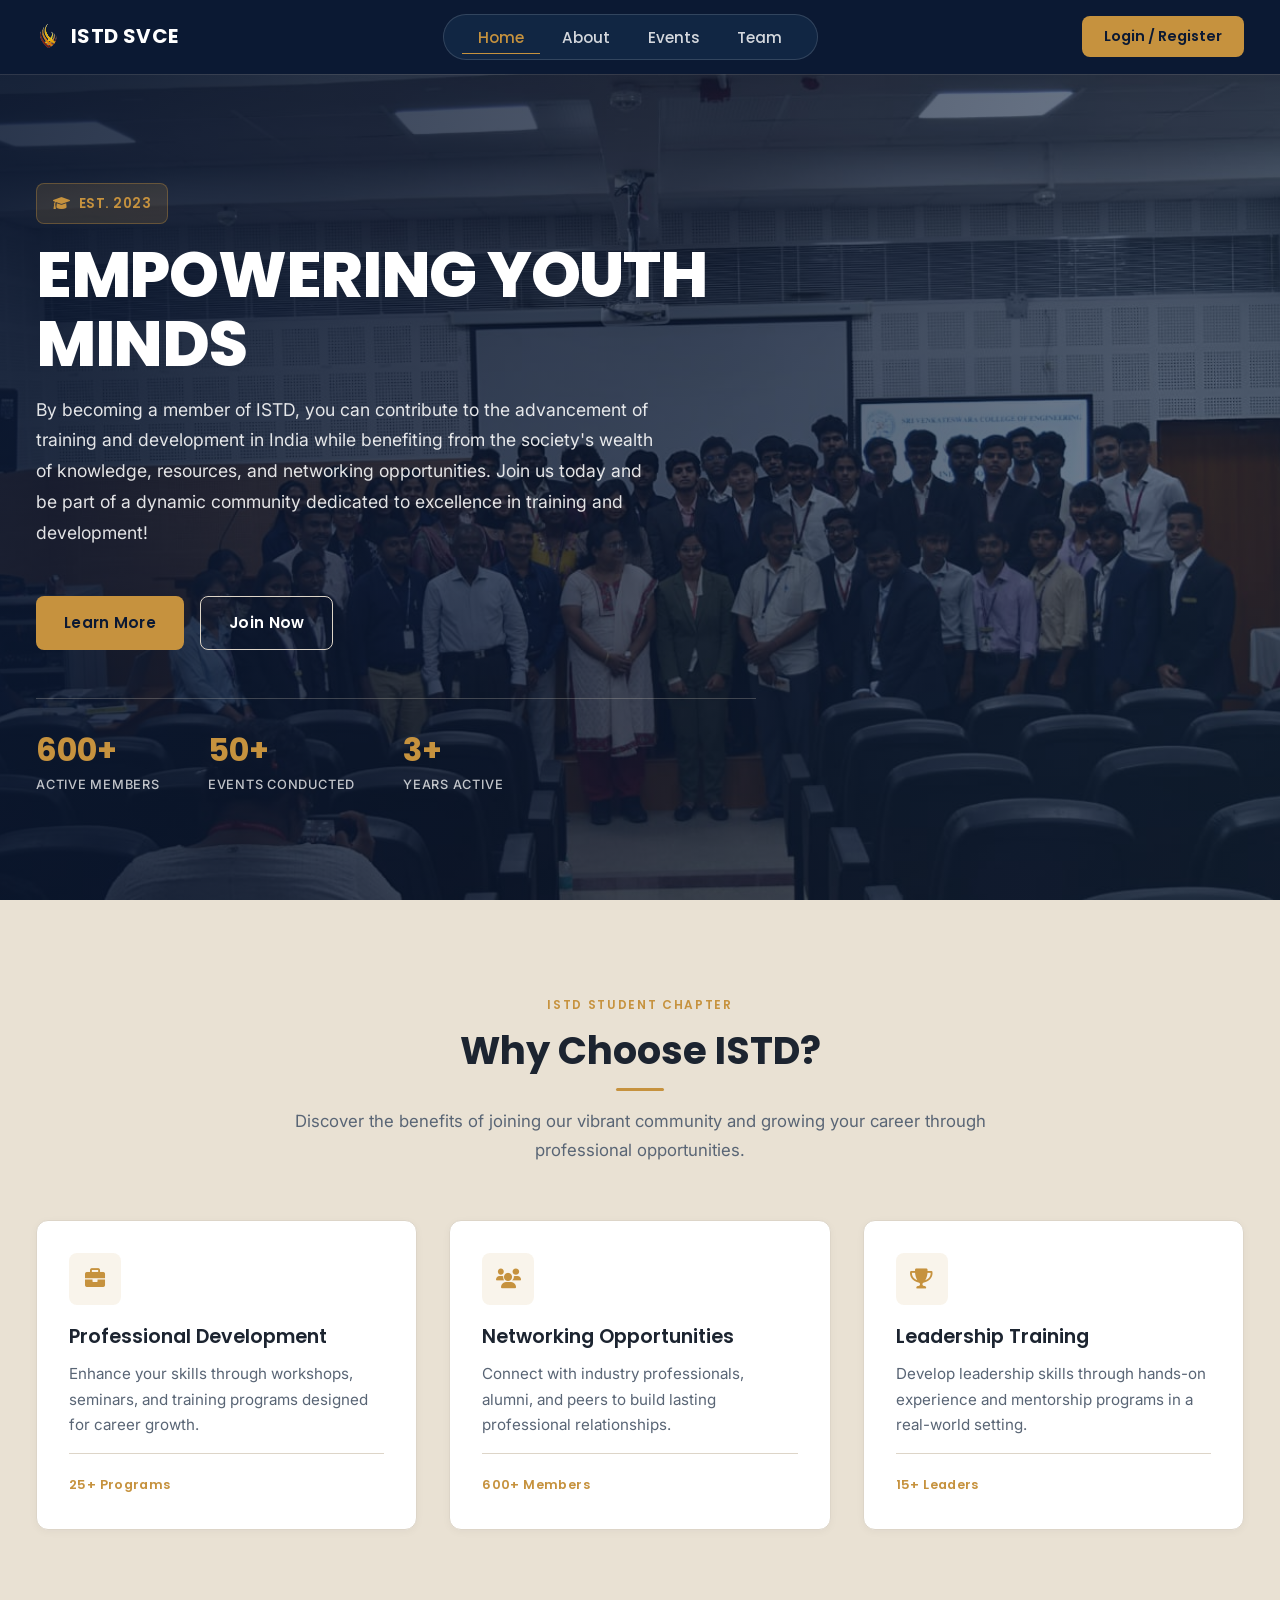
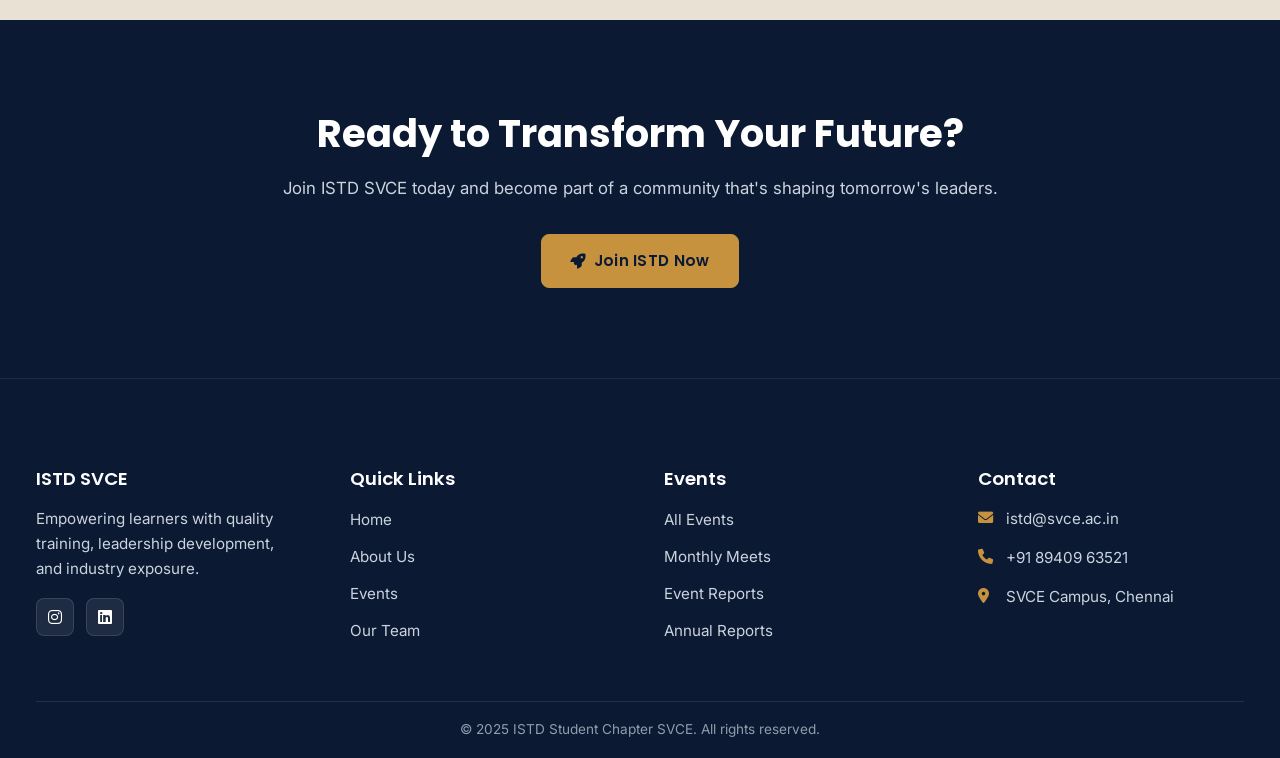
<file: index.html>
<!DOCTYPE html>
<html lang="en">
<head>
    <meta charset="UTF-8">
    <meta name="viewport" content="width=device-width, initial-scale=1.0">
    <title>ISTD STUDENT CHAPTER</title>
    <link rel="stylesheet" href="https://cdnjs.cloudflare.com/ajax/libs/font-awesome/6.0.0/css/all.min.css">
    <link rel="stylesheet" href="assets/css/style.css">
    <link rel="icon" href="assets/images/favicon.jpeg">
</head>
<body>
    <!-- Header/Navigation -->
    <header class="header">
        <nav class="navbar">
            <div class="nav-container">
                <!-- Logo -->
                <div class="logo">
                    <h2><img src="assets/images/logo istd.png" alt="ISTD Logo">ISTD SVCE</h2>
                </div>
                
                <!-- Navigation Menu -->
                <ul class="nav-menu">
                    <li><a href="/index.html" class="nav-link active">Home</a></li>
                    <li><a href="/about.html" class="nav-link">About</a></li>
                    <li><a href="/events.html" class="nav-link">Events</a></li>
                    <li><a href="/office-bearers.html" class="nav-link">Team</a></li>
                </ul>
                
                <!-- Login/Register Button -->
                <div class="nav-auth">
                    <a href="https://docs.google.com/forms/d/e/1FAIpQLScLQasdYzA80VnhOAEFHTIybjhXHRBCYOCBLn8u8AofKQaRXw/viewform?usp=header" target="_blank">
                        <button class="auth-btn">Login / Register</button>
                    </a> 
                </div>
                
                <!-- Mobile Menu Toggle -->
                <div class="hamburger">
                    <span></span>
                    <span></span>
                    <span></span>
                </div>
            </div>
        </nav>
    </header>

    <!-- Hero Section -->
    <section class="hero">
        <div class="hero-overlay"></div>
        <div class="hero-container">
            <div class="hero-content">
                <div class="hero-text">
                    <div class="hero-badge">
                        <i class="fas fa-graduation-cap"></i>
                        <span>Est. 2023</span>
                    </div>
                    <h1>EMPOWERING YOUTH MINDS</h1>
                    <p>By becoming a member of ISTD, you can contribute to the advancement of training and development in India while benefiting from the society's wealth of knowledge, resources, and networking opportunities. Join us today and be part of a dynamic community dedicated to excellence in training and development!</p>
                    
                    <!-- CTA Buttons -->
                    <div class="hero-buttons">
                        <a href="/about.html" class="btn btn-primary">Learn More</a>
                        <a href="https://docs.google.com/forms/d/e/1FAIpQLScLQasdYzA80VnhOAEFHTIybjhXHRBCYOCBLn8u8AofKQaRXw/viewform?usp=header" target="_blank" class="btn btn-secondary">Join Now</a>
                    </div>
                    
                    <!-- Stats Preview -->
                    <div class="hero-stats">
                        <div class="stat-preview">
                            <span class="stat-number">600+</span>
                            <span class="stat-label">Active Members</span>
                        </div>
                        <div class="stat-preview">
                            <span class="stat-number">50+</span>
                            <span class="stat-label">Events Conducted</span>
                        </div>
                        <div class="stat-preview">
                            <span class="stat-number">3+</span>
                            <span class="stat-label">Years Active</span>
                        </div>
                    </div>
                </div>
            </div>
        </div>
    </section>

    <!-- Features Section -->
    <section class="features section-padding bg-light">
        <div class="container">
            <div class="section-header">
                <span class="section-label">ISTD Student Chapter</span>
                <h2>Why Choose ISTD?</h2>
                <p>Discover the benefits of joining our vibrant community and growing your career through professional opportunities.</p>
            </div>
            
            <div class="features-grid">
                <div class="feature-card fade-up">
                    <div class="card-icon">
                        <i class="fas fa-briefcase"></i>
                    </div>
                    <h3>Professional Development</h3>
                    <p>Enhance your skills through workshops, seminars, and training programs designed for career growth.</p>
                    <div class="card-footer">
                        <span class="feature-count">25+ Programs</span>
                    </div>
                </div>
                
                <div class="feature-card fade-up">
                    <div class="card-icon">
                        <i class="fas fa-users"></i>
                    </div>
                    <h3>Networking Opportunities</h3>
                    <p>Connect with industry professionals, alumni, and peers to build lasting professional relationships.</p>
                    <div class="card-footer">
                        <span class="feature-count">600+ Members</span>
                    </div>
                </div>
                
                <div class="feature-card fade-up">
                    <div class="card-icon">
                        <i class="fas fa-trophy"></i>
                    </div>
                    <h3>Leadership Training</h3>
                    <p>Develop leadership skills through hands-on experience and mentorship programs in a real-world setting.</p>
                    <div class="card-footer">
                        <span class="feature-count">15+ Leaders</span>
                    </div>
                </div>
            </div>
        </div>
    </section>

    <!-- CTA Section -->
    <section class="cta-section">
        <div class="container">
            <div class="cta-content">
                <div class="cta-text">
                    <h2>Ready to Transform Your Future?</h2>
                    <p>Join ISTD SVCE today and become part of a community that's shaping tomorrow's leaders.</p>
                </div>
                <div class="cta-actions">
                    <a href="https://docs.google.com/forms/d/e/1FAIpQLScLQasdYzA80VnhOAEFHTIybjhXHRBCYOCBLn8u8AofKQaRXw/viewform?usp=header" target="_blank" class="btn btn-secondary">
                        <i class="fas fa-rocket"></i> Join ISTD Now
                    </a>
                </div>
            </div>
        </div>
    </section>

    <!-- Footer -->
    <footer class="footer">
        <div class="footer-container">
            <div class="footer-content">
                <!-- Company Info -->
                <div class="footer-section">
                    <h3>ISTD SVCE</h3>
                    <p>Empowering learners with quality training, leadership development, and industry exposure.</p>
                    <div class="social-icons">
                        <a href="https://www.instagram.com/istd_svce/" target="_blank" aria-label="Instagram"><i class="fab fa-instagram"></i></a>
                        <a href="https://www.linkedin.com/in/istd-student-chapter-svce-281b53378" target="_blank" aria-label="LinkedIn"><i class="fab fa-linkedin"></i></a>
                    </div>
                </div>
                
                <div class="footer-section">
                    <h4>Quick Links</h4>
                    <ul>
                        <li><a href="/">Home</a></li>
                        <li><a href="/about.html">About Us</a></li>
                        <li><a href="/events.html">Events</a></li>
                        <li><a href="/office-bearers.html">Our Team</a></li>
                    </ul>
                </div>

                <div class="footer-section">
                    <h4>Events</h4>
                    <ul>
                        <li><a href="/events.html">All Events</a></li>
                        <li><a href="/events.html">Monthly Meets</a></li>
                        <li><a href="/events.html">Event Reports</a></li>
                        <li><a href="/events.html">Annual Reports</a></li>
                    </ul>
                </div>
                
                <div class="footer-section">
                    <h4>Contact</h4>
                    <div class="contact-item">
                        <i class="fas fa-envelope"></i>
                        <span>istd@svce.ac.in</span>
                    </div>
                    <div class="contact-item">
                        <i class="fas fa-phone"></i>
                        <span>+91 89409 63521</span>
                    </div>
                    <div class="contact-item">
                        <i class="fas fa-map-marker-alt"></i>
                        <span>SVCE Campus, Chennai</span>
                    </div>
                </div>
            </div>
            
            <!-- Copyright -->
            <div class="footer-bottom">
                <p>&copy; 2025 ISTD Student Chapter SVCE. All rights reserved.</p>
            </div>
        </div>
    </footer>

    <!-- Mobile Menu Script -->
    <script>
        // Mobile menu toggle
        const hamburger = document.querySelector('.hamburger');
        const navMenu = document.querySelector('.nav-menu');
        
        hamburger.addEventListener('click', () => {
            hamburger.classList.toggle('active');
            navMenu.classList.toggle('active');
        });
        
        // Close mobile menu when clicking on a link
        document.querySelectorAll('.nav-link').forEach(n => n.addEventListener('click', () => {
            hamburger.classList.remove('active');
            navMenu.classList.remove('active');
        }));
        
        // Header scroll effect
        window.addEventListener('scroll', () => {
            const header = document.querySelector('.header');
            if (window.scrollY > 50) {
                header.classList.add('scrolled');
            } else {
                header.classList.remove('scrolled');
            }
        });
        // Scroll fade-up animation
        const fadeEls = document.querySelectorAll('.fade-up');
        const observer = new IntersectionObserver((entries) => {
            entries.forEach(entry => {
                if (entry.isIntersecting) {
                    entry.target.classList.add('visible');
                }
            });
        }, { threshold: 0.15 });
        fadeEls.forEach(el => observer.observe(el));
    </script>
</body>
</html>
</file>
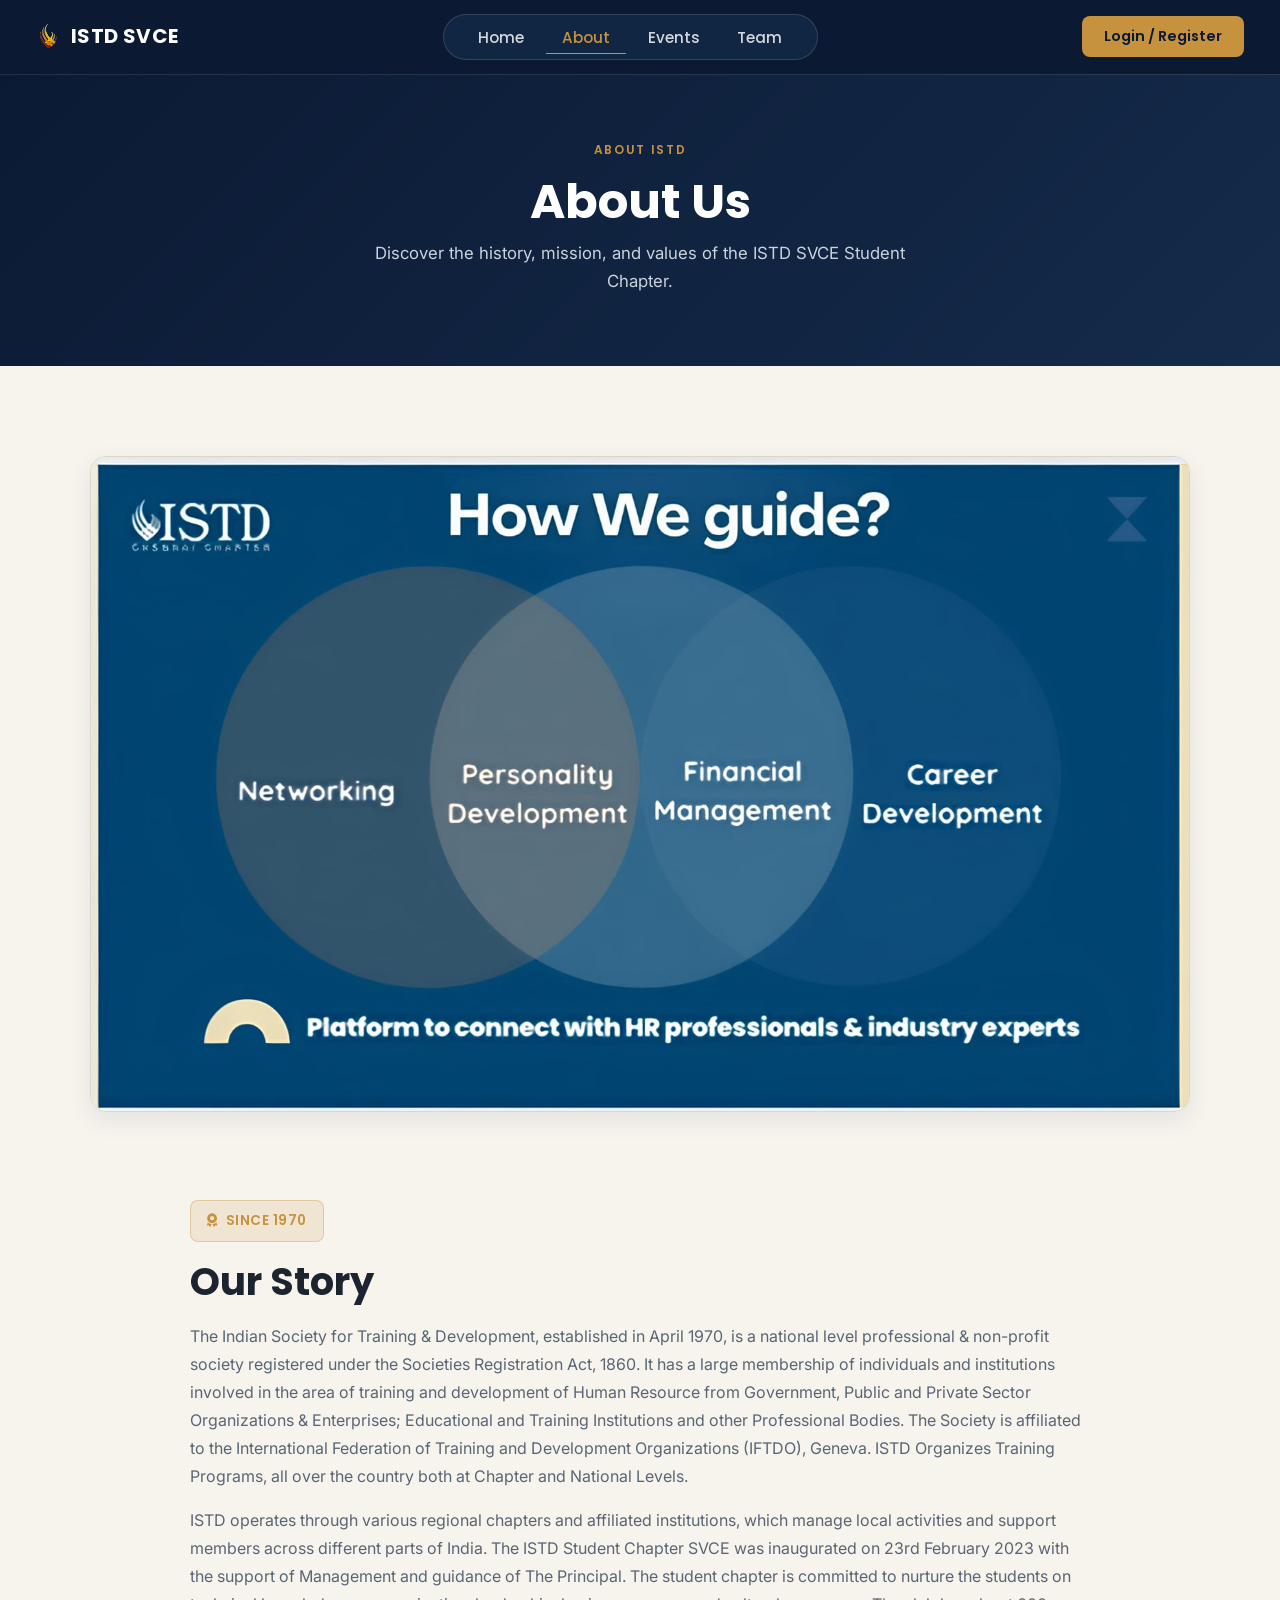
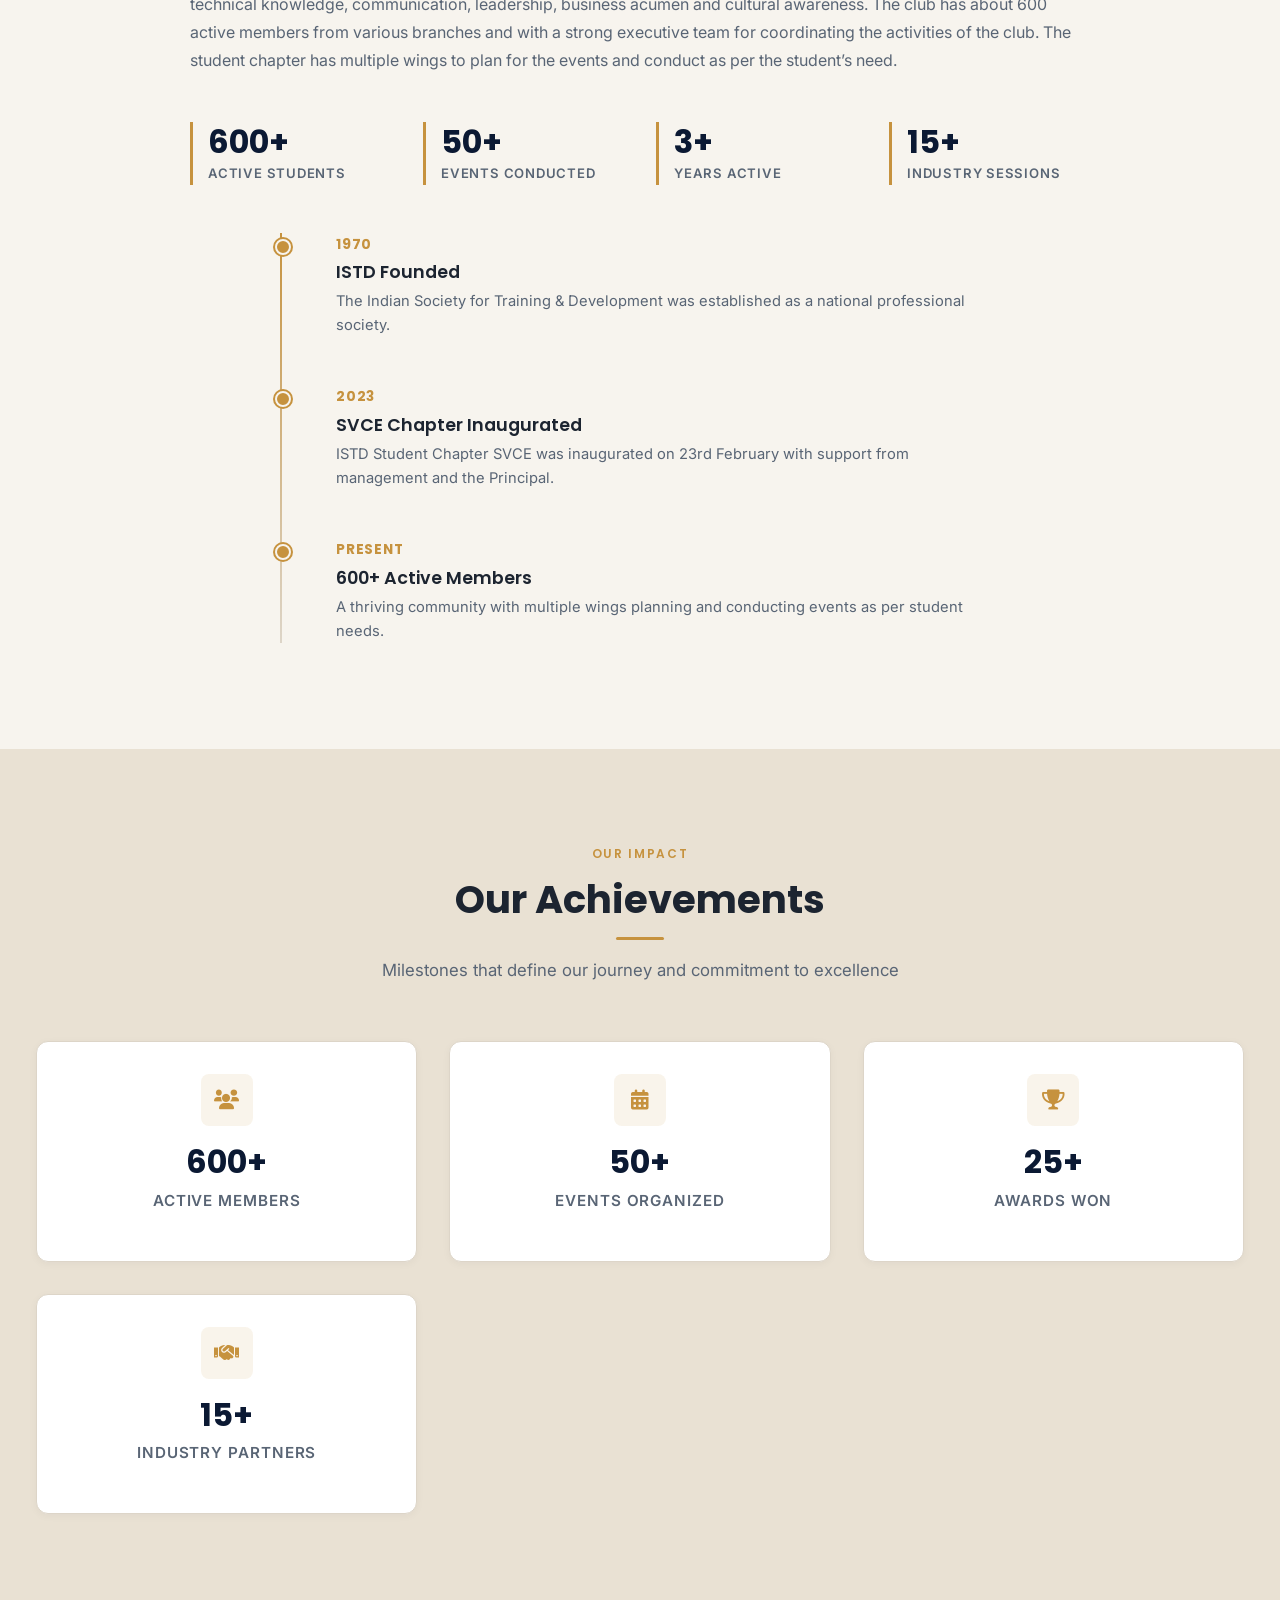
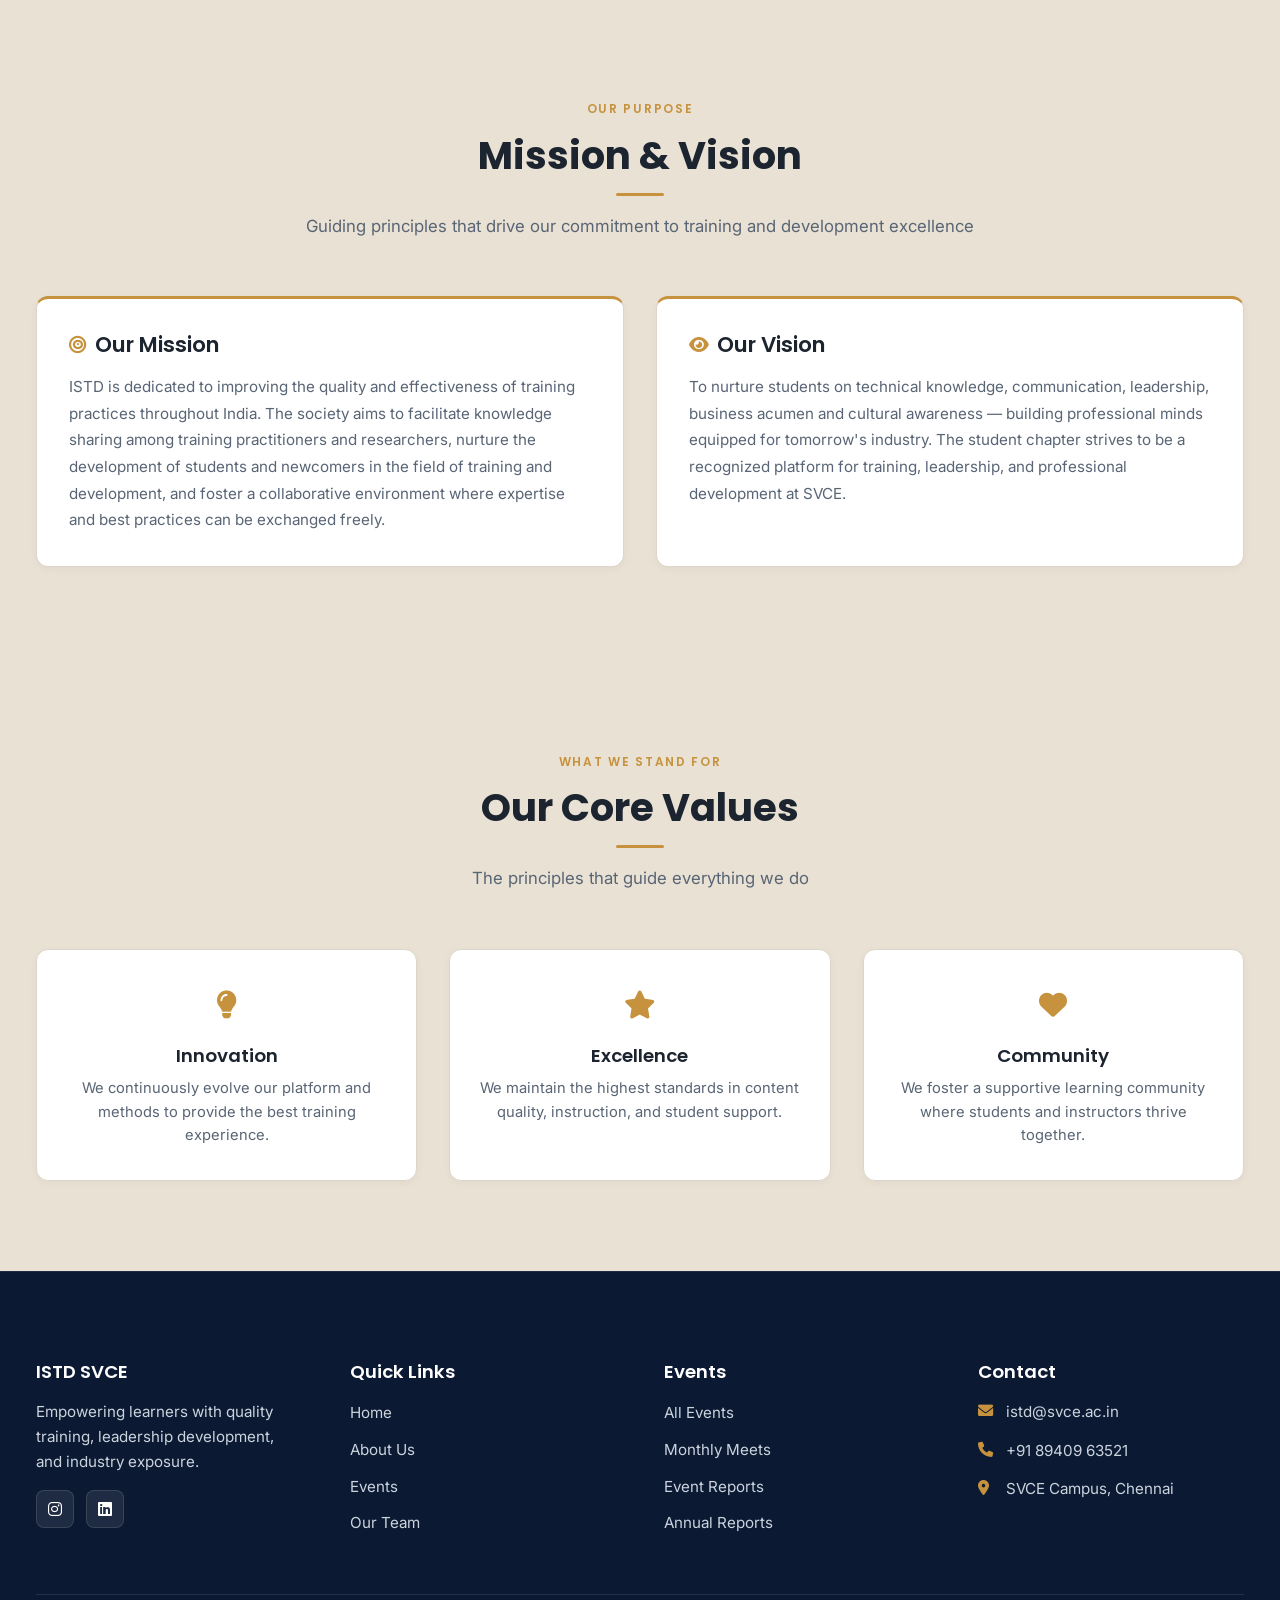
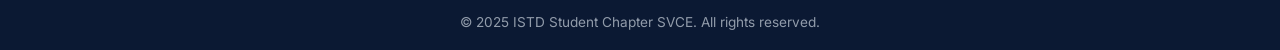
<file: about.html>
<!DOCTYPE html>
<html lang="en">
<head>
    <meta charset="UTF-8">
    <meta name="viewport" content="width=device-width, initial-scale=1.0">
    <title>About Us - ISTD STUDENT CHAPTER</title>
    <link rel="stylesheet" href="https://cdnjs.cloudflare.com/ajax/libs/font-awesome/6.0.0/css/all.min.css">
    <link rel="stylesheet" href="assets/css/style.css">
    <link rel="icon" href="assets/images/favicon.jpeg">
</head>
<body>
    <!-- Header/Navigation -->
    <header class="header">
        <nav class="navbar">
            <div class="nav-container">
                <!-- Logo -->
                <div class="logo">
                    <h2><img src="assets/images/logo istd.png" alt="ISTD Logo">ISTD SVCE</h2>
                </div>
                
                <!-- Navigation Menu -->
                <ul class="nav-menu">
                    <li><a href="/" class="nav-link">Home</a></li>
                    <li><a href="/about.html" class="nav-link active">About</a></li>
                    <li><a href="/events.html" class="nav-link">Events</a></li>
                    <li><a href="/office-bearers.html" class="nav-link">Team</a></li>
                </ul>
                
                <!-- Login/Register Button -->
                <div class="nav-auth">
                    <a href="https://docs.google.com/forms/d/e/1FAIpQLScLQasdYzA80VnhOAEFHTIybjhXHRBCYOCBLn8u8AofKQaRXw/viewform?usp=header" target="_blank">
                        <button class="auth-btn">Login / Register</button>
                    </a> 
                </div>
                
                <!-- Mobile Menu Toggle -->
                <div class="hamburger">
                    <span></span>
                    <span></span>
                    <span></span>
                </div>
            </div>
        </nav>
    </header>

    <!-- About Hero Section -->
    <section class="page-hero">
        <div class="container">
            <span class="section-label page-hero-label">About ISTD</span>
            <h1>About Us</h1>
            <p>Discover the history, mission, and values of the ISTD SVCE Student Chapter.</p>
        </div>
    </section>

    <!-- About Content Section -->
    <section class="section-padding bg-cream">
        <div class="container">
            <div class="about-layout">
                <!-- About Image -->
                <div class="about-image">
                    <img src="assets/images/image 2 .jpeg" alt="Students learning together">
                </div>
                
                <!-- About Text -->
                <div class="about-text">
                    <div class="hero-badge">
                        <i class="fas fa-award"></i>
                        <span>Since 1970</span>
                    </div>
                    <h2>Our Story</h2>
                    <p>The Indian Society for Training & Development, established in April 1970, is a national level professional & non-profit society registered under the Societies Registration Act, 1860. It has a large membership of individuals and institutions involved in the area of training and development of Human Resource from Government, Public and Private Sector Organizations & Enterprises; Educational and Training Institutions and other Professional Bodies. The Society is affiliated to the International Federation of Training and Development Organizations (IFTDO), Geneva. ISTD Organizes Training Programs, all over the country both at Chapter and National Levels.</p>
                    
                    <p>ISTD operates through various regional chapters and affiliated institutions, which manage local activities and support members across different parts of India. The ISTD Student Chapter SVCE was inaugurated on 23rd February 2023 with the support of Management and guidance of The Principal. The student chapter is committed to nurture the students on technical knowledge, communication, leadership, business acumen and cultural awareness. The club has about 600 active members from various branches and with a strong executive team for coordinating the activities of the club. The student chapter has multiple wings to plan for the events and conduct as per the student’s need.</p>
                    
                    <div class="stats-grid">
                        <div class="stat-box">
                            <h3>600+</h3>
                            <p>Active Students</p>
                        </div>
                        <div class="stat-box"> 
                            <h3>50+</h3>
                            <p>Events Conducted</p> 
                        </div>
                        <div class="stat-box">
                            <h3>3+</h3>
                            <p>Years Active</p> 
                        </div>
                        <div class="stat-box">
                            <h3>15+</h3>
                            <p>Industry Sessions</p>
                        </div>
                    </div>

                    <div class="timeline">
                        <div class="timeline-item">
                            <div class="timeline-year">1970</div>
                            <h4>ISTD Founded</h4>
                            <p>The Indian Society for Training & Development was established as a national professional society.</p>
                        </div>
                        <div class="timeline-item">
                            <div class="timeline-year">2023</div>
                            <h4>SVCE Chapter Inaugurated</h4>
                            <p>ISTD Student Chapter SVCE was inaugurated on 23rd February with support from management and the Principal.</p>
                        </div>
                        <div class="timeline-item">
                            <div class="timeline-year">Present</div>
                            <h4>600+ Active Members</h4>
                            <p>A thriving community with multiple wings planning and conducting events as per student needs.</p>
                        </div>
                    </div>
                </div>
            </div>
        </div>
    </section>

    <!-- Achievements Section -->
    <section class="section-padding bg-light">
        <div class="container">
            <div class="section-header">
                <span class="section-label">Our Impact</span>
                <h2>Our Achievements</h2>
                <p>Milestones that define our journey and commitment to excellence</p>
            </div>
            
            <div class="features-grid">
                <div class="feature-card achievement-card">
                    <div class="card-icon">
                        <i class="fas fa-users"></i>
                    </div>
                    <h3 class="achievement-number">600+</h3>
                    <p class="achievement-label">Active Members</p>
                </div>
                
                <div class="feature-card achievement-card">
                    <div class="card-icon">
                        <i class="fas fa-calendar-alt"></i>
                    </div>
                    <h3 class="achievement-number">50+</h3>
                    <p class="achievement-label">Events Organized</p>
                </div>
                
                <div class="feature-card achievement-card">
                    <div class="card-icon">
                        <i class="fas fa-trophy"></i>
                    </div>
                    <h3 class="achievement-number">25+</h3>
                    <p class="achievement-label">Awards Won</p>
                </div>
                
                <div class="feature-card achievement-card">
                    <div class="card-icon">
                        <i class="fas fa-handshake"></i>
                    </div>
                    <h3 class="achievement-number">15+</h3>
                    <p class="achievement-label">Industry Partners</p>
                </div>
            </div>
        </div>
    </section>

    <!-- Mission & Vision -->
    <section class="mission-section">
        <div class="container">
            <div class="section-header">
                <span class="section-label">Our Purpose</span>
                <h2>Mission & Vision</h2>
                <p>Guiding principles that drive our commitment to training and development excellence</p>
            </div>
            <div class="vision-mission-grid">
                <div class="mission-box-inline">
                    <h3><i class="fas fa-bullseye"></i> Our Mission</h3>
                    <p>ISTD is dedicated to improving the quality and effectiveness of training practices throughout India. The society aims to facilitate knowledge sharing among training practitioners and researchers, nurture the development of students and newcomers in the field of training and development, and foster a collaborative environment where expertise and best practices can be exchanged freely.</p>
                </div>
                <div class="vision-box">
                    <h3><i class="fas fa-eye"></i> Our Vision</h3>
                    <p>To nurture students on technical knowledge, communication, leadership, business acumen and cultural awareness — building professional minds equipped for tomorrow's industry. The student chapter strives to be a recognized platform for training, leadership, and professional development at SVCE.</p>
                </div>
            </div>
        </div>
    </section>

    <!-- Values Section -->
    <section class="section-padding bg-light">
        <div class="container">
            <div class="section-header">
                <span class="section-label">What We Stand For</span>
                <h2>Our Core Values</h2>
                <p>The principles that guide everything we do</p>
            </div>
            
            <div class="values-grid">
                <div class="value-card">
                    <div class="value-icon">
                        <i class="fas fa-lightbulb"></i>
                    </div>
                    <h3>Innovation</h3>
                    <p>We continuously evolve our platform and methods to provide the best training experience.</p>
                </div>
                
                <div class="value-card">
                    <div class="value-icon">
                        <i class="fas fa-star"></i>
                    </div>
                    <h3>Excellence</h3>
                    <p>We maintain the highest standards in content quality, instruction, and student support.</p>
                </div>
                
                <div class="value-card">
                    <div class="value-icon">
                        <i class="fas fa-heart"></i>
                    </div>
                    <h3>Community</h3>
                    <p>We foster a supportive learning community where students and instructors thrive together.</p>
                </div>
            </div>
        </div>
    </section>

    <!-- Footer -->
    <footer class="footer">
        <div class="footer-container">
            <div class="footer-content">
                <div class="footer-section">
                    <h3>ISTD SVCE</h3>
                    <p>Empowering learners with quality training, leadership development, and industry exposure.</p>
                    <div class="social-icons">
                        <a href="https://www.instagram.com/istd_svce/" target="_blank" aria-label="Instagram"><i class="fab fa-instagram"></i></a>
                        <a href="https://www.linkedin.com/in/istd-student-chapter-svce-281b53378" target="_blank" aria-label="LinkedIn"><i class="fab fa-linkedin"></i></a>
                    </div>
                </div>
                
                <div class="footer-section">
                    <h4>Quick Links</h4>
                    <ul>
                        <li><a href="/">Home</a></li>
                        <li><a href="/about.html">About Us</a></li>
                        <li><a href="/events.html">Events</a></li>
                        <li><a href="/office-bearers.html">Our Team</a></li>
                    </ul>
                </div>

                <div class="footer-section">
                    <h4>Events</h4>
                    <ul>
                        <li><a href="/events.html">All Events</a></li>
                        <li><a href="/events.html">Monthly Meets</a></li>
                        <li><a href="/events.html">Event Reports</a></li>
                        <li><a href="/events.html">Annual Reports</a></li>
                    </ul>
                </div>
                
                <div class="footer-section">
                    <h4>Contact</h4>
                    <div class="contact-item">
                        <i class="fas fa-envelope"></i>
                        <span>istd@svce.ac.in</span>
                    </div>
                    <div class="contact-item">
                        <i class="fas fa-phone"></i>
                        <span>+91 89409 63521</span>
                    </div>
                    <div class="contact-item">
                        <i class="fas fa-map-marker-alt"></i>
                        <span>SVCE Campus, Chennai</span>
                    </div>
                </div>
            </div>
            
            <!-- Copyright -->
            <div class="footer-bottom">
                <p>&copy; 2025 ISTD Student Chapter SVCE. All rights reserved.</p>
            </div>
        </div>
    </footer>

    <!-- Mobile Menu Script -->
    <script>
        // Mobile menu toggle
        const hamburger = document.querySelector('.hamburger');
        const navMenu = document.querySelector('.nav-menu');
        
        hamburger.addEventListener('click', () => {
            hamburger.classList.toggle('active');
            navMenu.classList.toggle('active');
        });
        
        // Close mobile menu when clicking on a link
        document.querySelectorAll('.nav-link').forEach(n => n.addEventListener('click', () => {
            hamburger.classList.remove('active');
            navMenu.classList.remove('active');
        }));
        
        // Header scroll effect
        window.addEventListener('scroll', () => {
            const header = document.querySelector('.header');
            if (window.scrollY > 50) {
                header.classList.add('scrolled');
            } else {
                header.classList.remove('scrolled');
            }
        });
    </script>
</body>
</html>
</file>
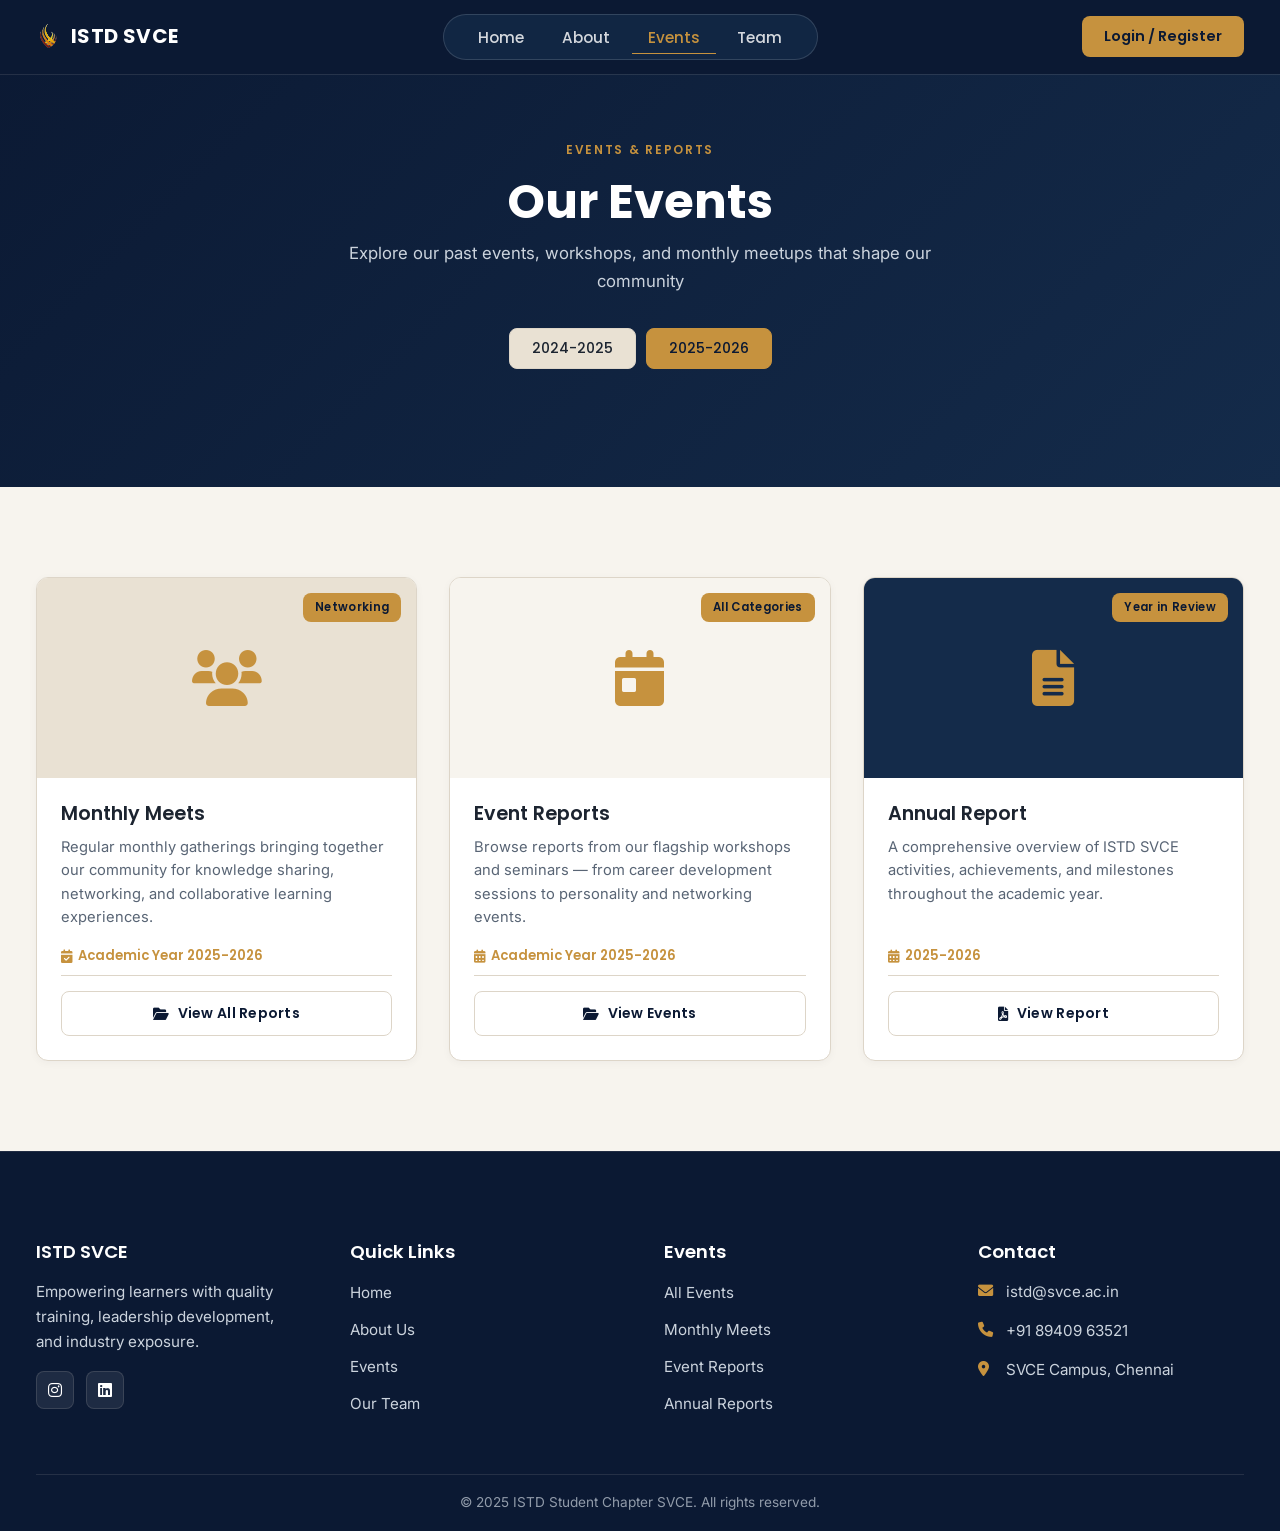
<file: events.html>
<!DOCTYPE html>
<html lang="en">
<head>
    <meta charset="UTF-8">
    <meta name="viewport" content="width=device-width, initial-scale=1.0">
    <title>Events - ISTD STUDENT CHAPTER</title>
    <link rel="stylesheet" href="https://cdnjs.cloudflare.com/ajax/libs/font-awesome/6.0.0/css/all.min.css">
    <link rel="stylesheet" href="assets/css/style.css">
    <link rel="icon" href="assets/images/favicon.jpeg">
</head>
<body>
    <!-- Header/Navigation -->
    <header class="header">
        <nav class="navbar">
            <div class="nav-container">
                <!-- Logo -->
                <div class="logo">
                    <h2><img src="assets/images/logo istd.png" alt="ISTD Logo">ISTD SVCE</h2>
                </div>
                
                <!-- Navigation Menu -->
                <ul class="nav-menu">
                    <li><a href="/" class="nav-link">Home</a></li>
                    <li><a href="/about.html" class="nav-link">About</a></li>
                    <li><a href="/events.html" class="nav-link active">Events</a></li>
                    <li><a href="/office-bearers.html" class="nav-link">Team</a></li>
                </ul>
                
                <!-- Login/Register Button -->
                <div class="nav-auth">
                    <a href="https://docs.google.com/forms/d/e/1FAIpQLScLQasdYzA80VnhOAEFHTIybjhXHRBCYOCBLn8u8AofKQaRXw/viewform?usp=header" target="_blank">
                        <button class="auth-btn">Login / Register</button>
                    </a> 
                </div>
                
                <!-- Mobile Menu Toggle -->
                <div class="hamburger">
                    <span></span>
                    <span></span>
                    <span></span>
                </div>
            </div>
        </nav>
    </header>

    <!-- Events Hero Section -->
    <section class="page-hero">
        <div class="container">
            <span class="section-label page-hero-label">Events & Reports</span>
            <h1>Our Events</h1>
            <p>Explore our past events, workshops, and monthly meetups that shape our community</p>
            
            <div class="team-filters hero-filters">
                <button class="filter-btn" onclick="filterEvents('2024-2025')">2024-2025</button>
                <button class="filter-btn active" onclick="filterEvents('2025-2026')">2025-2026</button>
            </div>
        </div>
    </section>

    <!-- Events Section -->
    <section class="events-section">
        <div class="container">
            <div class="events-grid">
                
                <!-- ============================ -->
                <!-- 2024-2025 Events -->
                <!-- ============================ -->
                
                <div class="event-card" data-year="2024-2025" onclick="showMonthlyMeets2024()">
                    <div class="event-image event-icon-panel">
                        <i class="fas fa-users"></i>
                        <span class="event-category-badge">Networking</span>
                    </div>
                    <div class="event-content">
                        <h3 class="event-title">Monthly Meets</h3>
                        <p class="event-description">Regular monthly gatherings bringing together our community for knowledge sharing, networking, and collaborative learning experiences.</p>
                        
                        <div class="event-date">
                            <i class="fas fa-calendar-check"></i>
                            <span>Academic Year 2024-2025</span>
                        </div>
                        
                        <div class="event-footer">
                            <button class="btn btn-outline-dark">
                                <i class="fas fa-folder-open"></i> View All Reports
                            </button>
                        </div>
                    </div>
                </div>

                <div class="event-card" data-year="2024-2025" onclick="showEventReports2024()">
                    <div class="event-image event-icon-panel event-icon-panel--light">
                        <i class="fas fa-calendar-day"></i>
                        <span class="event-category-badge">All Categories</span>
                    </div>
                    <div class="event-content">
                        <h3 class="event-title">Event Reports</h3>
                        <p class="event-description">Browse reports from our major events and competitions conducted during the academic year.</p>
                        
                        <div class="event-date">
                            <i class="fas fa-calendar-alt"></i>
                            <span>Academic Year 2024-2025</span>
                        </div>
                        
                        <div class="event-footer">
                            <button class="btn btn-outline-dark">
                                <i class="fas fa-folder-open"></i> View Events
                            </button>
                        </div>
                    </div>
                </div>

                <div class="event-card" data-year="2024-2025" onclick="showAnnualReport2024()">
                    <div class="event-image event-icon-panel event-icon-panel--navy">
                        <i class="fas fa-file-alt"></i>
                        <span class="event-category-badge">Year in Review</span>
                    </div>
                    <div class="event-content">
                        <h3 class="event-title">Annual Report</h3>
                        <p class="event-description">A comprehensive overview of ISTD SVCE activities, achievements, and milestones throughout the academic year.</p>
                        
                        <div class="event-date">
                            <i class="fas fa-calendar-alt"></i>
                            <span>2024-2025</span>
                        </div>
                        
                        <div class="event-footer">
                            <button class="btn btn-outline-dark">
                                <i class="fas fa-file-pdf"></i> View Report
                            </button>
                        </div>
                    </div>
                </div>

                <!-- ============================ -->
                <!-- 2025-2026 Events -->
                <!-- ============================ -->
                
                <div class="event-card" data-year="2025-2026" onclick="showMonthlyMeets2025()">
                    <div class="event-image event-icon-panel">
                        <i class="fas fa-users"></i>
                        <span class="event-category-badge">Networking</span>
                    </div>
                    <div class="event-content">
                        <h3 class="event-title">Monthly Meets</h3>
                        <p class="event-description">Regular monthly gatherings bringing together our community for knowledge sharing, networking, and collaborative learning experiences.</p>
                        
                        <div class="event-date">
                            <i class="fas fa-calendar-check"></i>
                            <span>Academic Year 2025-2026</span>
                        </div>
                        
                        <div class="event-footer">
                            <button class="btn btn-outline-dark">
                                <i class="fas fa-folder-open"></i> View All Reports
                            </button>
                        </div>
                    </div>
                </div>

                <div class="event-card" data-year="2025-2026" onclick="showEventReports2025()">
                    <div class="event-image event-icon-panel event-icon-panel--light">
                        <i class="fas fa-calendar-day"></i>
                        <span class="event-category-badge">All Categories</span>
                    </div>
                    <div class="event-content">
                        <h3 class="event-title">Event Reports</h3>
                        <p class="event-description">Browse reports from our flagship workshops and seminars — from career development sessions to personality and networking events.</p>
                        
                        <div class="event-date">
                            <i class="fas fa-calendar-alt"></i>
                            <span>Academic Year 2025-2026</span>
                        </div>
                        
                        <div class="event-footer">
                            <button class="btn btn-outline-dark">
                                <i class="fas fa-folder-open"></i> View Events
                            </button>
                        </div>
                    </div>
                </div>

                <div class="event-card" data-year="2025-2026" onclick="showAnnualReport2025()">
                    <div class="event-image event-icon-panel event-icon-panel--navy">
                        <i class="fas fa-file-alt"></i>
                        <span class="event-category-badge">Year in Review</span>
                    </div>
                    <div class="event-content">
                        <h3 class="event-title">Annual Report</h3>
                        <p class="event-description">A comprehensive overview of ISTD SVCE activities, achievements, and milestones throughout the academic year.</p>
                        
                        <div class="event-date">
                            <i class="fas fa-calendar-alt"></i>
                            <span>2025-2026</span>
                        </div>
                        
                        <div class="event-footer">
                            <button class="btn btn-outline-dark">
                                <i class="fas fa-file-pdf"></i> View Report
                            </button>
                        </div>
                    </div>
                </div>

            </div>
        </div>
    </section>

    <!-- Modals -->
    <!-- Monthly Meets Modal 2024-2025 -->
    <div id="monthlyMeetsModal2024" class="modal">
        <div class="modal-content">
            <button class="modal-close" onclick="closeModal2024()">&times;</button>
            <div class="modal-header">
                <h2>Monthly Meet Reports 2024-2025</h2>
            </div>
            <ul class="report-list">
                <li class="report-item" onclick="openPDF('event reports/Monthly meet reports/August MM 2024.pdf')">
                    <div class="report-info">
                        <i class="fas fa-file-pdf"></i>
                        <span class="report-month">August 2024</span>
                    </div>
                    <i class="fas fa-chevron-right report-arrow"></i>
                </li>
                <li class="report-item" onclick="openPDF('event reports/Monthly meet reports/October MM 2024.pdf')">
                    <div class="report-info">
                        <i class="fas fa-file-pdf"></i>
                        <span class="report-month">October 2024</span>
                    </div>
                    <i class="fas fa-chevron-right report-arrow"></i>
                </li>
            </ul>
        </div>
    </div>

    <!-- Event Reports Modal 2024-2025 -->
    <div id="eventReportsModal2024" class="modal">
        <div class="modal-content">
            <button class="modal-close" onclick="closeEventReports2024()">&times;</button>
            <div class="modal-header">
                <h2>Event Reports 2024-2025</h2>
            </div>
            <ul class="report-list">
                <li class="report-item" onclick="openPDF('event reports/Building and Leveraging a Personal Network with Workplace Etiquette 2024-2025.pdf')">
                    <div class="report-info">
                        <i class="fas fa-file-pdf"></i>
                        <span class="report-month">Event 1 – Building and Leveraging a Personal Network</span>
                        <span class="report-category">Networking</span>
                    </div>
                    <i class="fas fa-chevron-right report-arrow"></i>
                </li>
                <li class="report-item" onclick="openPDF('event reports/SpeakUp Showdown report 2024-2025.pdf')">
                    <div class="report-info">
                        <i class="fas fa-file-pdf"></i>
                        <span class="report-month">Event 2 – SpeakUp Showdown</span>
                        <span class="report-category">Personality Development</span>
                    </div>
                    <i class="fas fa-chevron-right report-arrow"></i>
                </li>
            </ul>
        </div>
    </div>

    <!-- Annual Report Modal 2024-2025 -->
    <div id="annualReportModal2024" class="modal">
        <div class="modal-content">
            <button class="modal-close" onclick="closeAnnualReport2024()">&times;</button>
            <div class="modal-header">
                <h2>Annual Report 2024-2025</h2>
            </div>
            <ul class="report-list">
                <li class="report-item" onclick="openPDF('event reports/ISTD Annual Report (AY 2024-2025).pdf')">
                    <div class="report-info">
                        <i class="fas fa-file-pdf"></i>
                        <span class="report-month">ISTD SVCE Annual Report 2024-2025</span>
                    </div>
                    <i class="fas fa-chevron-right report-arrow"></i>
                </li>
            </ul>
        </div>
    </div>

    <!-- Monthly Meets Modal 2025-2026 -->
    <div id="monthlyMeetsModal2025" class="modal">
        <div class="modal-content">
            <button class="modal-close" onclick="closeModal2025()">&times;</button>
            <div class="modal-header">
                <h2>Monthly Meet Reports 2025-2026</h2>
            </div>
            <ul class="report-list">
                <li class="report-item" onclick="openPDF('event reports/Monthly meet reports/AUG_2025 Monthly Meeting.pdf')">
                    <div class="report-info"><i class="fas fa-file-pdf"></i><span class="report-month">August 2025</span></div>
                    <i class="fas fa-chevron-right report-arrow"></i>
                </li>
                <li class="report-item" onclick="openPDF('event reports/Monthly meet reports/September MM 2025.pdf')">
                    <div class="report-info"><i class="fas fa-file-pdf"></i><span class="report-month">September 2025</span></div>
                    <i class="fas fa-chevron-right report-arrow"></i>
                </li>
                <li class="report-item" onclick="openPDF('event reports/Monthly meet reports/November MM 2025.pdf')">
                    <div class="report-info"><i class="fas fa-file-pdf"></i><span class="report-month">November 2025</span></div>
                    <i class="fas fa-chevron-right report-arrow"></i>
                </li>
                <li class="report-item" onclick="openPDF('event reports/Monthly meet reports/December MM 2025.pdf')">
                    <div class="report-info"><i class="fas fa-file-pdf"></i><span class="report-month">December 2025</span></div>
                    <i class="fas fa-chevron-right report-arrow"></i>
                </li>
                <li class="report-item" onclick="openPDF('event reports/Monthly meet reports/JAN_2026 Monthly Meeting .pdf')">
                    <div class="report-info"><i class="fas fa-file-pdf"></i><span class="report-month">January 2026</span></div>
                    <i class="fas fa-chevron-right report-arrow"></i>
                </li>
                <li class="report-item" onclick="openPDF('event reports/Monthly meet reports/JULY_2026 Monthly Meeting.pdf')">
                    <div class="report-info"><i class="fas fa-file-pdf"></i><span class="report-month">July 2026</span></div>
                    <i class="fas fa-chevron-right report-arrow"></i>
                </li>
            </ul>
        </div>
    </div>

    <!-- Event Reports Modal 2025-2026 -->
    <div id="eventReportsModal2025" class="modal">
        <div class="modal-content">
            <button class="modal-close" onclick="closeEventReports2025()">&times;</button>
            <div class="modal-header">
                <h2>Event Reports 2025-2026</h2>
            </div>
            <ul class="report-list">
                <li class="report-item" onclick="openPDF('event reports/E-1 ISTD Inaugration for 2025-26 batch report.pdf')">
                    <div class="report-info">
                        <i class="fas fa-file-pdf"></i>
                        <span class="report-month">Event 1 – Presenting You – The Art of Self-Marketing</span>
                        <span class="report-category">Career</span>
                    </div>
                    <i class="fas fa-chevron-right report-arrow"></i>
                </li>
                <li class="report-item" onclick="openPDF('event reports/Event-2 (Structuring Success_ As a Data Analyst).pdf')">
                    <div class="report-info">
                        <i class="fas fa-file-pdf"></i>
                        <span class="report-month">Event 2 – Structuring Success: As a Data Analyst</span>
                        <span class="report-category">Career</span>
                    </div>
                    <i class="fas fa-chevron-right report-arrow"></i>
                </li>
                <li class="report-item" onclick="openPDF('event reports/Event-3 (Beyond Books).pdf')">
                    <div class="report-info">
                        <i class="fas fa-file-pdf"></i>
                        <span class="report-month">Event 3 – Beyond Books: Psychology of Success</span>
                        <span class="report-category">Personality</span>
                    </div>
                    <i class="fas fa-chevron-right report-arrow"></i>
                </li>
                <li class="report-item" onclick="openPDF('event reports/Event-4 (Recruitment Unplugged).docx.pdf')">
                    <div class="report-info">
                        <i class="fas fa-file-pdf"></i>
                        <span class="report-month">Event 4 – Recruitment Unplugged</span>
                        <span class="report-category">Networking</span>
                    </div>
                    <i class="fas fa-chevron-right report-arrow"></i>
                </li>
                <li class="report-item" onclick="openPDF('event reports/Event-5 (Leadership Undo).pdf')">
                    <div class="report-info">
                        <i class="fas fa-file-pdf"></i>
                        <span class="report-month">Event 5 – Leadership Undo</span>
                        <span class="report-category">Personality</span>
                    </div>
                    <i class="fas fa-chevron-right report-arrow"></i>
                </li>
            </ul>
        </div>
    </div>

    <!-- Annual Report Modal 2025-2026 -->
    <div id="annualReportModal2025" class="modal">
        <div class="modal-content">
            <button class="modal-close" onclick="closeAnnualReport2025()">&times;</button>
            <div class="modal-header">
                <h2>Annual Report 2025-2026</h2>
            </div>
            <ul class="report-list">
                <li class="report-item" onclick="openPDF('event reports/ISTD ANNUAL REPORT (AY 2025-26).pdf')">
                    <div class="report-info">
                        <i class="fas fa-file-pdf"></i>
                        <span class="report-month">ISTD SVCE Annual Report 2025-2026</span>
                    </div>
                    <i class="fas fa-chevron-right report-arrow"></i>
                </li>
            </ul>
        </div>
    </div>

    <!-- Footer -->
    <footer class="footer">
        <div class="footer-container">
            <div class="footer-content">
                <!-- Company Info -->
                <div class="footer-section">
                    <h3>ISTD SVCE</h3>
                    <p>Empowering learners with quality training, leadership development, and industry exposure.</p>
                    <div class="social-icons">
                        <a href="https://www.instagram.com/istd_svce/" target="_blank" aria-label="Instagram"><i class="fab fa-instagram"></i></a>
                        <a href="https://www.linkedin.com/in/istd-student-chapter-svce-281b53378" target="_blank" aria-label="LinkedIn"><i class="fab fa-linkedin"></i></a>
                    </div>
                </div>
                
                <div class="footer-section">
                    <h4>Quick Links</h4>
                    <ul>
                        <li><a href="/">Home</a></li>
                        <li><a href="/about.html">About Us</a></li>
                        <li><a href="/events.html">Events</a></li>
                        <li><a href="/office-bearers.html">Our Team</a></li>
                    </ul>
                </div>

                <div class="footer-section">
                    <h4>Events</h4>
                    <ul>
                        <li><a href="/events.html">All Events</a></li>
                        <li><a href="/events.html">Monthly Meets</a></li>
                        <li><a href="/events.html">Event Reports</a></li>
                        <li><a href="/events.html">Annual Reports</a></li>
                    </ul>
                </div>
                
                <div class="footer-section">
                    <h4>Contact</h4>
                    <div class="contact-item">
                        <i class="fas fa-envelope"></i>
                        <span>istd@svce.ac.in</span>
                    </div>
                    <div class="contact-item">
                        <i class="fas fa-phone"></i>
                        <span>+91 89409 63521</span>
                    </div>
                    <div class="contact-item">
                        <i class="fas fa-map-marker-alt"></i>
                        <span>SVCE Campus, Chennai</span>
                    </div>
                </div>
            </div>
            
            <!-- Copyright -->
            <div class="footer-bottom">
                <p>&copy; 2025 ISTD Student Chapter SVCE. All rights reserved.</p>
            </div>
        </div>
    </footer>

    <script>
        // Hamburger menu functionality
        const hamburger = document.querySelector('.hamburger');
        const navMenu = document.querySelector('.nav-menu');

        hamburger.addEventListener('click', () => {
            hamburger.classList.toggle('active');
            navMenu.classList.toggle('active');
        });

        // Close menu when clicking on a link
        document.querySelectorAll('.nav-link').forEach(link => {
            link.addEventListener('click', () => {
                hamburger.classList.remove('active');
                navMenu.classList.remove('active');
            });
        });

        // Header scroll effect
        window.addEventListener('scroll', () => {
            const header = document.querySelector('.header');
            if (window.scrollY > 50) {
                header.classList.add('scrolled');
            } else {
                header.classList.remove('scrolled');
            }
        });

        // Open PDF in new tab
        function openPDF(pdfPath) {
            window.open(encodeURI(pdfPath), '_blank');
        }

        // Modal Functions
        function showMonthlyMeets2024() { document.getElementById('monthlyMeetsModal2024').classList.add('active'); }
        function closeModal2024() { document.getElementById('monthlyMeetsModal2024').classList.remove('active'); }
        function showEventReports2024() { document.getElementById('eventReportsModal2024').classList.add('active'); }
        function closeEventReports2024() { document.getElementById('eventReportsModal2024').classList.remove('active'); }
        function showAnnualReport2024() { document.getElementById('annualReportModal2024').classList.add('active'); }
        function closeAnnualReport2024() { document.getElementById('annualReportModal2024').classList.remove('active'); }

        function showMonthlyMeets2025() { document.getElementById('monthlyMeetsModal2025').classList.add('active'); }
        function closeModal2025() { document.getElementById('monthlyMeetsModal2025').classList.remove('active'); }
        function showEventReports2025() { document.getElementById('eventReportsModal2025').classList.add('active'); }
        function closeEventReports2025() { document.getElementById('eventReportsModal2025').classList.remove('active'); }
        function showAnnualReport2025() { document.getElementById('annualReportModal2025').classList.add('active'); }
        function closeAnnualReport2025() { document.getElementById('annualReportModal2025').classList.remove('active'); }

        // Close modal when clicking outside
        window.onclick = function(event) {
            const modals = [
                'monthlyMeetsModal2024', 'monthlyMeetsModal2025',
                'eventReportsModal2024', 'annualReportModal2024',
                'eventReportsModal2025', 'annualReportModal2025'
            ].map(id => document.getElementById(id));
            
            modals.forEach(modal => {
                if (event.target === modal) {
                    modal.classList.remove('active');
                }
            });
        }

        // Close modal on Escape key
        document.addEventListener('keydown', function(event) {
            if (event.key === 'Escape') {
                closeModal2024();
                closeModal2025();
                closeEventReports2024();
                closeAnnualReport2024();
                closeEventReports2025();
                closeAnnualReport2025();
            }
        });

        // Filter events by year
        function filterEvents(year) {
            const eventCards = document.querySelectorAll('.event-card');
            const filterBtns = document.querySelectorAll('.filter-btn');
            
            // Update active button
            filterBtns.forEach(btn => {
                btn.classList.remove('active');
                if (btn.textContent.trim() === year) {
                    btn.classList.add('active');
                }
            });
            
            // Filter cards
            eventCards.forEach(card => {
                const cardYear = card.getAttribute('data-year');
                if (cardYear === year) {
                    card.style.display = 'flex';
                    setTimeout(() => {
                        card.style.opacity = '1';
                        card.style.transform = 'scale(1)';
                    }, 10);
                } else {
                    card.style.opacity = '0';
                    card.style.transform = 'scale(0.9)';
                    setTimeout(() => {
                        card.style.display = 'none';
                    }, 300);
                }
            });
        }

        // Initialize with 2025-2026 filter (default)
        document.addEventListener('DOMContentLoaded', function() {
            filterEvents('2025-2026');
        });
    </script>
</body>
</html>
</file>
<file: assets/css/style.css>
@import url('https://fonts.googleapis.com/css2?family=Inter:wght@400;500;600&family=Poppins:wght@500;600;700;800&display=swap');

/* ===== CSS RESET & BASE STYLES ===== */
* {
    margin: 0;
    padding: 0;
    box-sizing: border-box;
}

html {
    scroll-behavior: smooth;
}

:root {
    /* Primary Design System */
    --navy: #0B1933;
    --navy-secondary: #142B4A;
    --gold: #C6923E;
    --gold-hover: #D6A64F;
    --ivory: #F7F4EE;
    --beige: #E9E1D3;
    --white: #FFFFFF;
    --text-primary: #1C2430;
    --text-secondary: #596575;
    --border: #DDD5C8;
    --footer-text: #CBD3DD;

    /* Legacy aliases (keeps inline styles compatible) */
    --color-truffle: var(--gold);
    --color-truffle-dark: var(--gold-hover);
    --color-beige: var(--beige);
    --color-cream: var(--ivory);
    --color-cream-light: var(--ivory);
    --color-dark: var(--text-primary);
    --color-brown: var(--navy);
    --color-white: var(--white);

    /* Typography */
    --font-heading: 'Poppins', sans-serif;
    --font-body: 'Inter', system-ui, -apple-system, BlinkMacSystemFont, 'Segoe UI', sans-serif;

    /* Spacing */
    --spacing-xs: 0.5rem;
    --spacing-sm: 1rem;
    --spacing-md: 2rem;
    --spacing-lg: 3rem;
    --spacing-xl: 5.5rem;

    /* Border Radius & Shadows */
    --radius-sm: 8px;
    --radius-md: 12px;
    --radius-lg: 16px;

    --shadow-light: 0 2px 8px rgba(11, 25, 51, 0.04);
    --shadow-medium: 0 8px 24px rgba(11, 25, 51, 0.08);
    --shadow-heavy: 0 16px 40px rgba(11, 25, 51, 0.1);

    /* Transitions */
    --transition-fast: 0.2s ease;
    --transition-medium: 0.3s ease;
}

body {
    font-family: var(--font-body);
    font-weight: 400;
    line-height: 1.7;
    color: var(--text-secondary);
    background-color: var(--ivory);
    -webkit-font-smoothing: antialiased;
}

h1, h2, h3, h4, h5, h6 {
    font-family: var(--font-heading);
    color: var(--text-primary);
    line-height: 1.25;
}

/* ===== UTILITY CLASSES ===== */
.container {
    max-width: 1240px;
    margin: 0 auto;
    padding: 0 var(--spacing-sm);
}

.btn {
    display: inline-flex;
    align-items: center;
    justify-content: center;
    gap: 0.5rem;
    padding: 13px 28px;
    border: none;
    border-radius: var(--radius-sm);
    font-size: 0.95rem;
    font-weight: 600;
    font-family: var(--font-heading);
    text-decoration: none;
    cursor: pointer;
    transition: all var(--transition-medium);
    letter-spacing: 0.02em;
}

.btn-primary {
    background-color: var(--gold);
    color: var(--navy);
}

.btn-primary:hover {
    background-color: var(--gold-hover);
    transform: translateY(-2px);
    box-shadow: var(--shadow-medium);
}

.btn-secondary {
    background-color: transparent;
    color: var(--white);
    border: 1px solid var(--border);
}

.btn-secondary:hover {
    background-color: rgba(247, 244, 238, 0.12);
    border-color: var(--gold);
    color: var(--white);
    transform: translateY(-2px);
}

.btn-outline-dark {
    background-color: transparent;
    color: var(--navy);
    border: 1px solid var(--border);
}

.btn-outline-dark:hover {
    background-color: var(--navy);
    color: var(--white);
    border-color: var(--navy);
    transform: translateY(-2px);
}

/* ===== HEADER & NAVIGATION ===== */
.header {
    background-color: var(--navy);
    box-shadow: 0 1px 0 rgba(221, 213, 200, 0.12);
    position: fixed;
    top: 0;
    left: 0;
    right: 0;
    z-index: 1000;
    transition: all var(--transition-medium);
}

.header.scrolled {
    background-color: rgba(11, 25, 51, 0.98);
    backdrop-filter: blur(8px);
    box-shadow: 0 4px 20px rgba(11, 25, 51, 0.15);
}

.navbar {
    padding: 0.85rem 0;
}

.nav-container {
    max-width: 1240px;
    margin: 0 auto;
    padding: 0 var(--spacing-sm);
    display: flex;
    justify-content: space-between;
    align-items: center;
}

.logo h2 {
    display: flex;
    align-items: center;
    gap: 10px;
    color: var(--white);
    font-weight: 700;
    font-size: 1.25rem;
    margin: 0;
    letter-spacing: 0.02em;
}

.logo img {
    height: 34px;
    width: auto;
}

.nav-menu {
    display: flex;
    list-style: none;
    gap: 0.35rem;
    margin: 0;
    padding: 0.55rem 1.15rem;
    border: 1px solid rgba(255, 255, 255, 0.14);
    border-radius: 999px;
    background-color: rgba(20, 43, 74, 0.72);
}

.nav-link {
    text-decoration: none;
    color: rgba(255, 255, 255, 0.82);
    font-weight: 500;
    font-family: var(--font-heading);
    font-size: 0.95rem;
    position: relative;
    padding: 0.3rem 1rem;
    transition: color var(--transition-medium);
}

.nav-link:hover {
    color: var(--white);
}

.nav-link.active {
    color: var(--gold);
}

.nav-link::after {
    content: '';
    position: absolute;
    bottom: -2px;
    left: 0;
    width: 0;
    height: 1px;
    background-color: #C6923E;
    transition: width var(--transition-medium);
}

.nav-link:hover::after,
.nav-link.active::after {
    width: 100%;
}

.auth-btn {
    background-color: var(--gold);
    color: var(--navy);
    border: none;
    padding: 10px 22px;
    border-radius: var(--radius-sm);
    font-weight: 600;
    font-family: var(--font-heading);
    font-size: 0.9rem;
    cursor: pointer;
    transition: all var(--transition-medium);
}

.auth-btn:hover {
    background-color: var(--gold-hover);
    transform: translateY(-2px);
    box-shadow: var(--shadow-medium);
}

.hamburger {
    display: none;
    flex-direction: column;
    cursor: pointer;
}

.hamburger span {
    width: 24px;
    height: 2px;
    background-color: var(--white);
    margin: 4px 0;
    transition: var(--transition-fast);
}

/* ===== HERO SECTION ===== */
.hero {
    position: relative;
    min-height: 100vh;
    display: flex;
    align-items: center;
    background-image: url('../images/Img1.jpeg');
    background-size: cover;
    background-position: center;
    background-repeat: no-repeat;
    padding-top: 80px;
}

.hero-overlay {
    position: absolute;
    top: 0;
    left: 0;
    right: 0;
    bottom: 0;
    background: linear-gradient(
        105deg,
        rgba(11, 25, 51, 0.88) 0%,
        rgba(11, 25, 51, 0.72) 45%,
        rgba(20, 43, 74, 0.55) 100%
    );
    z-index: 1;
}

.hero-container {
    position: relative;
    z-index: 2;
    width: 100%;
    max-width: 1240px;
    margin: 0 auto;
    padding: 0 var(--spacing-sm);
}

.hero-content {
    max-width: 720px;
    color: var(--white);
    animation: fadeUp 0.8s ease forwards;
}

.hero-badge {
    display: inline-flex;
    align-items: center;
    gap: 8px;
    background-color: rgba(198, 146, 62, 0.15);
    color: var(--gold);
    padding: 8px 16px;
    border-radius: var(--radius-sm);
    font-size: 0.85rem;
    font-weight: 600;
    font-family: var(--font-heading);
    margin-bottom: var(--spacing-sm);
    border: 1px solid rgba(198, 146, 62, 0.35);
    letter-spacing: 0.04em;
    text-transform: uppercase;
}

.hero-text h1 {
    font-size: clamp(2.4rem, 5vw, 4rem);
    font-weight: 800;
    color: var(--white);
    line-height: 1.08;
    margin-bottom: var(--spacing-sm);
    letter-spacing: -0.02em;
}

.hero-text p {
    font-size: 1.1rem;
    color: rgba(255, 255, 255, 0.88);
    margin-bottom: var(--spacing-lg);
    line-height: 1.75;
    font-weight: 400;
    max-width: 620px;
}

.hero-buttons {
    display: flex;
    gap: var(--spacing-sm);
    margin-bottom: var(--spacing-lg);
    flex-wrap: wrap;
}

.hero-stats {
    display: flex;
    gap: var(--spacing-lg);
    margin-top: var(--spacing-md);
    border-top: 1px solid rgba(221, 213, 200, 0.25);
    padding-top: var(--spacing-md);
    flex-wrap: wrap;
}

.stat-preview {
    text-align: left;
}

.stat-number {
    display: block;
    font-size: 2rem;
    font-weight: 700;
    font-family: var(--font-heading);
    color: var(--gold);
    line-height: 1.2;
}

.stat-label {
    font-size: 0.8rem;
    color: rgba(255, 255, 255, 0.75);
    font-weight: 500;
    font-family: var(--font-body);
    text-transform: uppercase;
    letter-spacing: 0.06em;
}

.hero-image {
    display: none;
}

/* ===== SECTIONS ===== */
.section-padding {
    padding: 90px 0;
}

.bg-cream {
    background-color: var(--ivory);
}

.bg-light {
    background-color: var(--beige);
}

.section-header {
    text-align: center;
    margin-bottom: 3.5rem;
    max-width: 720px;
    margin-left: auto;
    margin-right: auto;
}

.section-label {
    display: inline-block;
    font-family: var(--font-heading);
    font-size: 0.75rem;
    font-weight: 600;
    letter-spacing: 0.14em;
    text-transform: uppercase;
    color: var(--gold);
    margin-bottom: 0.75rem;
}

.section-header h2 {
    font-size: clamp(1.8rem, 3vw, 2.5rem);
    font-weight: 700;
    margin-bottom: var(--spacing-sm);
    color: var(--text-primary);
    position: relative;
    padding-bottom: 1rem;
}

.section-header h2::after {
    content: '';
    position: absolute;
    bottom: 0;
    left: 50%;
    transform: translateX(-50%);
    width: 48px;
    height: 3px;
    background-color: var(--gold);
    border-radius: 2px;
}

.section-header p {
    font-size: 1.05rem;
    color: var(--text-secondary);
    line-height: 1.7;
    margin-top: 0.5rem;
}

/* ===== FEATURE CARDS ===== */
.features-grid {
    display: grid;
    grid-template-columns: repeat(auto-fit, minmax(300px, 1fr));
    gap: var(--spacing-md);
}

.feature-card {
    background-color: var(--white);
    padding: 2rem;
    border-radius: var(--radius-md);
    text-align: left;
    border: 1px solid var(--border);
    transition: all var(--transition-medium);
    box-shadow: var(--shadow-light);
}

.feature-card:hover {
    transform: translateY(-4px);
    box-shadow: var(--shadow-medium);
    border-color: rgba(198, 146, 62, 0.4);
}

.card-icon {
    width: 52px;
    height: 52px;
    border-radius: var(--radius-sm);
    margin-bottom: 1.25rem;
    display: flex;
    align-items: center;
    justify-content: center;
    background-color: rgba(198, 146, 62, 0.1);
    color: var(--gold);
    font-size: 1.25rem;
    transition: all var(--transition-medium);
}

.feature-card h3 {
    font-size: 1.2rem;
    font-weight: 600;
    margin-bottom: 0.75rem;
    color: var(--text-primary);
}

.feature-card p {
    color: var(--text-secondary);
    margin-bottom: var(--spacing-sm);
    font-size: 0.95rem;
    line-height: 1.65;
}

.card-footer {
    padding-top: var(--spacing-sm);
    border-top: 1px solid var(--border);
}

.feature-count {
    font-size: 0.8rem;
    font-weight: 600;
    font-family: var(--font-heading);
    color: var(--gold);
    letter-spacing: 0.03em;
}

/* Achievement stat cards (About page) */
.achievement-card {
    text-align: center;
}

.achievement-card .card-icon {
    margin: 0 auto 1rem;
}

.achievement-number {
    font-size: 2rem !important;
    font-weight: 700 !important;
    color: var(--navy) !important;
    margin-bottom: 0.35rem !important;
}

.achievement-label {
    font-weight: 600;
    text-transform: uppercase;
    font-size: 0.8rem;
    letter-spacing: 0.06em;
    color: var(--text-secondary);
}

/* ===== CTA SECTION ===== */
.cta-section {
    background-color: var(--navy);
    padding: 90px 0;
    color: var(--white);
    text-align: center;
}

.cta-content {
    max-width: 760px;
    margin: 0 auto;
}

.cta-text h2 {
    font-size: clamp(1.8rem, 3vw, 2.4rem);
    color: var(--white);
    margin-bottom: var(--spacing-sm);
    font-weight: 700;
}

.cta-text p {
    font-size: 1.05rem;
    color: var(--footer-text);
    margin-bottom: var(--spacing-md);
    line-height: 1.7;
}

/* ===== FOOTER ===== */
.footer {
    background-color: var(--navy);
    color: var(--footer-text);
    padding: var(--spacing-xl) 0 var(--spacing-sm);
    border-top: 1px solid rgba(221, 213, 200, 0.1);
}

.footer-container {
    max-width: 1240px;
    margin: 0 auto;
    padding: 0 var(--spacing-sm);
}

.footer-content {
    display: grid;
    grid-template-columns: repeat(auto-fit, minmax(250px, 1fr));
    gap: var(--spacing-lg);
    margin-bottom: var(--spacing-lg);
}

.footer-section h3,
.footer-section h4 {
    color: var(--white);
    font-size: 1.15rem;
    margin-bottom: var(--spacing-sm);
    font-weight: 600;
}

.footer-section p {
    color: var(--footer-text);
    margin-bottom: var(--spacing-sm);
    font-size: 0.95rem;
    line-height: 1.65;
}

.social-icons {
    display: flex;
    gap: 0.75rem;
}

.social-icons a {
    width: 38px;
    height: 38px;
    background-color: rgba(255, 255, 255, 0.08);
    color: var(--white);
    border-radius: var(--radius-sm);
    display: flex;
    align-items: center;
    justify-content: center;
    text-decoration: none;
    transition: all var(--transition-medium);
    border: 1px solid rgba(221, 213, 200, 0.15);
}

.social-icons a:hover {
    background-color: var(--gold);
    color: var(--navy);
    transform: translateY(-2px);
}

.footer-section ul {
    list-style: none;
}

.footer-section ul li {
    margin-bottom: 0.6rem;
}

.footer-section ul li a {
    color: var(--footer-text);
    text-decoration: none;
    transition: color var(--transition-fast);
    font-size: 0.95rem;
}

.footer-section ul li a:hover {
    color: var(--gold);
}

.contact-item {
    display: flex;
    align-items: flex-start;
    gap: 12px;
    margin-bottom: 0.8rem;
    color: var(--footer-text);
    font-size: 0.95rem;
}

.contact-item i {
    color: var(--gold);
    margin-top: 4px;
    width: 16px;
}

.footer-bottom {
    border-top: 1px solid rgba(221, 213, 200, 0.12);
    padding-top: var(--spacing-sm);
    text-align: center;
    color: rgba(203, 211, 221, 0.7);
    font-size: 0.85rem;
}

/* ===== TEAM PAGE ===== */
.team-page {
    padding-top: 100px;
    background-color: var(--ivory);
}

.team-carousel {
    padding: var(--spacing-lg) 0;
}

.carousel-header {
    text-align: center;
    margin-bottom: var(--spacing-md);
}

.carousel-header h2 {
    font-size: 2rem;
    color: var(--text-primary);
}

.carousel-subtitle {
    color: var(--text-secondary);
}

.team-filters {
    display: flex;
    flex-wrap: wrap;
    justify-content: center;
    gap: 10px;
    margin-bottom: var(--spacing-lg);
}

.filter-btn {
    padding: 9px 22px;
    border: 1px solid var(--border);
    background-color: var(--beige);
    color: var(--text-primary);
    border-radius: var(--radius-sm);
    font-family: var(--font-heading);
    font-weight: 500;
    font-size: 0.875rem;
    cursor: pointer;
    transition: all var(--transition-fast);
}

.filter-btn:hover {
    border-color: var(--gold);
    color: var(--navy);
}

.filter-btn.active {
    background-color: var(--gold);
    color: var(--navy);
    border-color: var(--gold);
}

.year-btn {
    padding: 10px 28px;
    border: 1px solid var(--border);
    background-color: var(--beige);
    color: var(--text-primary);
    border-radius: var(--radius-sm);
    font-family: var(--font-heading);
    font-weight: 600;
    font-size: 0.95rem;
    cursor: pointer;
    transition: all var(--transition-fast);
}

.year-btn:hover {
    border-color: var(--gold);
    color: var(--navy);
}

.year-btn.active {
    background-color: #C6923E;
    color: #0B1933;
    border-color: #C6923E;
    box-shadow: 0 0 0 1px rgba(198, 146, 62, 0.18);
}

.team-grid {
    display: grid;
    grid-template-columns: repeat(auto-fill, minmax(240px, 1fr));
    gap: var(--spacing-md);
}

.team-member {
    background-color: var(--white);
    border: 1px solid var(--border);
    border-radius: var(--radius-md);
    padding: 1.75rem 1.25rem;
    text-align: center;
    transition: all var(--transition-medium);
    position: relative;
    overflow: hidden;
    box-shadow: var(--shadow-light);
}

.team-member::before {
    content: '';
    position: absolute;
    top: 0;
    left: 0;
    width: 100%;
    height: 3px;
    background-color: var(--gold);
    transform: scaleX(0);
    transition: transform var(--transition-medium);
    transform-origin: center;
}

.team-member:hover {
    transform: translateY(-4px);
    box-shadow: var(--shadow-medium);
    border-color: rgba(198, 146, 62, 0.35);
}

.team-member:hover::before {
    transform: scaleX(1);
}

.member-photo {
    width: 110px;
    height: 110px;
    margin: 0 auto 1rem;
    border-radius: 50%;
    overflow: hidden;
    border: 3px solid var(--beige);
    box-shadow: var(--shadow-light);
    position: relative;
}

.member-photo img {
    width: 100%;
    height: 100%;
    object-fit: cover;
    transition: transform var(--transition-medium);
}

.team-member:hover .member-photo img {
    transform: scale(1.04);
}

.social-overlay {
    position: absolute;
    top: 0;
    left: 0;
    width: 100%;
    height: 100%;
    background: rgba(11, 25, 51, 0.75);
    display: flex;
    align-items: center;
    justify-content: center;
    opacity: 0;
    transition: opacity var(--transition-medium);
}

.team-member:hover .social-overlay {
    opacity: 1;
}

.social-overlay .social-links {
    display: flex;
    gap: 10px;
}

.social-overlay a {
    color: var(--white);
    font-size: 1.1rem;
    transition: transform var(--transition-fast);
}

.social-overlay a:hover {
    color: var(--gold);
    transform: scale(1.15);
}

.member-info h3 {
    font-size: 1.1rem;
    font-weight: 600;
    margin-bottom: 4px;
    color: var(--text-primary);
}

.position {
    font-weight: 600;
    font-family: var(--font-heading);
    color: var(--gold);
    font-size: 0.875rem;
    margin-bottom: 8px;
}

.member-details {
    display: flex;
    justify-content: center;
    gap: 6px;
    margin-bottom: 12px;
    flex-wrap: wrap;
}

.dept-badge,
.year-badge {
    background-color: var(--ivory);
    border: 1px solid var(--border);
    color: var(--text-secondary);
    font-size: 0.7rem;
    padding: 3px 10px;
    border-radius: 20px;
    font-weight: 500;
    font-family: var(--font-body);
}

.description {
    font-size: 0.85rem;
    color: var(--text-secondary);
    line-height: 1.55;
    margin-bottom: var(--spacing-sm);
}

.view-profile {
    display: inline-block;
    color: var(--navy);
    font-size: 0.78rem;
    font-weight: 600;
    font-family: var(--font-heading);
    text-decoration: none;
    text-transform: uppercase;
    letter-spacing: 0.06em;
    transition: color var(--transition-fast);
}

.view-profile i {
    margin-left: 4px;
    transition: transform var(--transition-fast);
}

.team-member:hover .view-profile {
    color: var(--gold);
}

.team-member:hover .view-profile i {
    transform: translateX(3px);
}

/* ===== EVENTS PAGE ===== */
.page-hero {
    background: linear-gradient(135deg, var(--navy) 0%, var(--navy-secondary) 100%);
    color: var(--white);
    padding: 140px 0 70px;
    text-align: center;
}

.page-hero h1 {
    color: var(--white);
    font-size: clamp(2rem, 4vw, 3rem);
    font-weight: 700;
    margin-bottom: var(--spacing-xs);
}

.page-hero p {
    font-size: 1.05rem;
    color: var(--footer-text);
    max-width: 600px;
    margin: 0 auto;
    line-height: 1.65;
}

.events-section {
    padding: 90px 0;
    background-color: var(--ivory);
}

.event-filter-container {
    text-align: center;
    margin-bottom: var(--spacing-xl);
}

.event-filter-container select {
    padding: 10px 20px;
    border-radius: var(--radius-sm);
    border: 1px solid var(--border);
    font-family: var(--font-body);
    font-size: 0.95rem;
    color: var(--text-primary);
    background-color: var(--white);
    outline: none;
    cursor: pointer;
}

.events-grid {
    display: grid;
    grid-template-columns: repeat(auto-fill, minmax(320px, 1fr));
    gap: var(--spacing-md);
}

.event-card {
    background-color: var(--white);
    border: 1px solid var(--border);
    border-radius: var(--radius-md);
    overflow: hidden;
    transition: all var(--transition-medium);
    display: flex;
    flex-direction: column;
    cursor: pointer;
    box-shadow: var(--shadow-light);
}

.event-card:hover {
    transform: translateY(-4px);
    box-shadow: var(--shadow-medium);
    border-color: rgba(198, 146, 62, 0.35);
}

.event-image {
    width: 100%;
    height: 200px;
    overflow: hidden;
    position: relative;
    background-color: var(--beige);
    display: flex;
    align-items: center;
    justify-content: center;
}

.event-image i {
    font-size: 3rem;
    color: var(--gold);
}

.event-image img {
    width: 100%;
    height: 100%;
    object-fit: cover;
    transition: transform var(--transition-medium);
}

.event-card:hover .event-image img {
    transform: scale(1.03);
}

.event-icon-panel {
    background-color: var(--beige);
}

.event-icon-panel--light {
    background-color: var(--ivory);
}

.event-icon-panel--navy {
    background-color: var(--navy-secondary);
}

.event-icon-panel--navy i {
    color: var(--gold);
}

.event-category-badge {
    position: absolute;
    top: 15px;
    right: 15px;
    background-color: var(--gold);
    color: var(--navy);
    padding: 5px 12px;
    border-radius: var(--radius-sm);
    font-size: 0.72rem;
    font-weight: 600;
    font-family: var(--font-heading);
    z-index: 2;
    letter-spacing: 0.03em;
}

.event-content {
    padding: 1.5rem;
    flex: 1;
    display: flex;
    flex-direction: column;
}

.event-date {
    font-size: 0.82rem;
    color: var(--gold);
    font-weight: 600;
    font-family: var(--font-heading);
    margin-bottom: 8px;
    display: flex;
    align-items: center;
    gap: 6px;
}

.event-content h3,
.event-title {
    font-size: 1.2rem;
    font-weight: 600;
    margin-bottom: 10px;
    color: var(--text-primary);
}

.event-content p,
.event-description {
    font-size: 0.92rem;
    color: var(--text-secondary);
    margin-bottom: 15px;
    flex: 1;
    line-height: 1.6;
}

.event-footer {
    padding-top: 15px;
    border-top: 1px solid var(--border);
}

.event-footer .btn {
    width: 100%;
    padding: 11px;
    font-size: 0.875rem;
}

/* ===== ABOUT PAGE ===== */
.about-layout {
    display: flex;
    flex-direction: column;
    gap: var(--spacing-xl);
}

.about-image {
    width: 100%;
    display: flex;
    justify-content: center;
    padding: 0 var(--spacing-md);
}

.about-image img {
    width: 100%;
    max-width: 1100px;
    height: auto;
    object-fit: contain;
    object-position: center;
    border-radius: var(--radius-lg);
    box-shadow: var(--shadow-medium);
    border: 1px solid var(--border);
    display: block;
}

.about-text {
    max-width: 900px;
    margin: 0 auto;
    width: 100%;
}

.about-text h2 {
    font-size: clamp(1.8rem, 3vw, 2.5rem);
    margin-bottom: var(--spacing-sm);
    font-weight: 700;
}

.about-text p {
    font-size: 1rem;
    margin-bottom: 1rem;
    color: var(--text-secondary);
    line-height: 1.75;
}

.stats-grid {
    display: grid;
    grid-template-columns: repeat(2, 1fr);
    gap: var(--spacing-md);
    margin-top: var(--spacing-lg);
}

@media (min-width: 768px) {
    .stats-grid {
        grid-template-columns: repeat(4, 1fr);
    }
}

.stat-box {
    text-align: left;
    border-left: 3px solid var(--gold);
    padding-left: 15px;
}

.stat-box h3 {
    font-size: 2rem;
    color: var(--navy);
    margin-bottom: 0;
    font-weight: 700;
}

.stat-box p {
    font-size: 0.82rem;
    text-transform: uppercase;
    font-weight: 600;
    letter-spacing: 0.06em;
    margin: 0;
    color: var(--text-secondary);
}

.mission-section {
    background-color: var(--beige);
    padding: 90px 0;
}

.mission-box {
    background: var(--white);
    padding: 2.5rem;
    border-radius: var(--radius-md);
    text-align: center;
    box-shadow: var(--shadow-light);
    border: 1px solid var(--border);
    border-top: 3px solid var(--gold);
    max-width: 800px;
    margin: 0 auto;
}

.mission-box h3 {
    font-size: 1.75rem;
    margin-bottom: var(--spacing-md);
    color: var(--text-primary);
}

.mission-box p {
    font-size: 1.05rem;
    font-style: italic;
    color: var(--text-secondary);
    line-height: 1.75;
}

.mission-box .quote-icon {
    font-size: 2rem;
    color: var(--gold);
    margin-bottom: 1.25rem;
    opacity: 0.7;
}

.mission-attribution {
    margin-top: 1.25rem;
    font-weight: 600;
    font-family: var(--font-heading);
    color: var(--gold);
}

.values-grid {
    display: grid;
    grid-template-columns: repeat(auto-fit, minmax(220px, 1fr));
    gap: var(--spacing-md);
}

.value-card {
    background: var(--white);
    padding: 2rem 1.5rem;
    text-align: center;
    border-radius: var(--radius-md);
    border: 1px solid var(--border);
    transition: all var(--transition-medium);
    box-shadow: var(--shadow-light);
}

.value-card:hover {
    transform: translateY(-4px);
    border-color: rgba(198, 146, 62, 0.35);
    box-shadow: var(--shadow-medium);
}

.value-icon {
    font-size: 1.75rem;
    color: var(--gold);
    margin-bottom: 15px;
}

.value-card h3 {
    font-size: 1.15rem;
    font-weight: 600;
    margin-bottom: 10px;
    color: var(--text-primary);
}

.value-card p {
    font-size: 0.92rem;
    color: var(--text-secondary);
    line-height: 1.6;
}

/* ===== MODAL STYLES ===== */
.modal {
    display: none;
    position: fixed;
    z-index: 1000;
    left: 0;
    top: 0;
    width: 100%;
    height: 100%;
    background-color: rgba(11, 25, 51, 0.75);
    animation: fadeIn 0.3s ease-in-out;
}

.modal.active {
    display: flex;
    align-items: center;
    justify-content: center;
}

.modal-content {
    background: var(--white);
    padding: 2rem;
    border-radius: var(--radius-lg);
    max-width: 700px;
    width: 90%;
    max-height: 80vh;
    overflow-y: auto;
    position: relative;
    animation: slideUp 0.3s ease-in-out;
    border: 1px solid var(--border);
}

.modal-close {
    position: absolute;
    top: 1rem;
    right: 1rem;
    background: var(--navy);
    color: var(--white);
    border: none;
    width: 36px;
    height: 36px;
    border-radius: var(--radius-sm);
    cursor: pointer;
    display: flex;
    align-items: center;
    justify-content: center;
    font-size: 1.2rem;
    transition: all var(--transition-fast);
}

.modal-close:hover {
    background: var(--gold);
    color: var(--navy);
}

.modal-header h2 {
    color: var(--text-primary);
    margin-bottom: 1.5rem;
    padding-right: 2rem;
    font-weight: 700;
}

.report-list {
    list-style: none;
}

.report-item {
    padding: 1rem;
    margin-bottom: 0.75rem;
    background: var(--ivory);
    border: 1px solid var(--border);
    border-radius: var(--radius-sm);
    cursor: pointer;
    transition: all var(--transition-fast);
    display: flex;
    align-items: center;
    justify-content: space-between;
}

.report-item:hover {
    background: var(--navy);
    color: var(--white);
    border-color: var(--navy);
    transform: translateX(4px);
}

.report-item:hover .report-category {
    background: rgba(198, 146, 62, 0.25);
    color: var(--gold);
}

.report-item i {
    margin-right: 0.75rem;
}

.report-info {
    display: flex;
    align-items: center;
    flex: 1;
    flex-wrap: wrap;
    gap: 0.35rem;
}

.report-month {
    font-weight: 600;
    font-size: 0.95rem;
    line-height: 1.4;
    font-family: var(--font-heading);
}

.report-category {
    font-size: 0.72rem;
    padding: 0.2rem 0.55rem;
    border-radius: 20px;
    margin-left: 0.75rem;
    background: rgba(198, 146, 62, 0.12);
    color: var(--gold);
    font-weight: 600;
    font-family: var(--font-heading);
}

/* ===== ANIMATIONS ===== */
@keyframes fadeUp {
    from {
        opacity: 0;
        transform: translateY(24px);
    }
    to {
        opacity: 1;
        transform: translateY(0);
    }
}

@keyframes fadeIn {
    from { opacity: 0; }
    to { opacity: 1; }
}

@keyframes slideUp {
    from {
        opacity: 0;
        transform: translateY(40px);
    }
    to {
        opacity: 1;
        transform: translateY(0);
    }
}

/* ===== RESPONSIVE ===== */
@media (max-width: 992px) {
    .about-image img {
        max-width: 100%;
    }

    .section-padding {
        padding: 70px 0;
    }
}

@media (max-width: 768px) {
    .nav-menu {
        position: fixed;
        top: 68px;
        left: -100%;
        width: 100%;
        background-color: var(--navy-secondary);
        flex-direction: column;
        text-align: center;
        padding: var(--spacing-lg) 0;
        transition: 0.3s;
        box-shadow: var(--shadow-medium);
        gap: 1.5rem;
    }

    .nav-menu.active {
        left: 0;
    }

    .hamburger {
        display: flex;
    }

    .hamburger.active span:nth-child(1) {
        transform: rotate(-45deg) translate(-5px, 6px);
    }

    .hamburger.active span:nth-child(2) {
        opacity: 0;
    }

    .hamburger.active span:nth-child(3) {
        transform: rotate(45deg) translate(-5px, -6px);
    }

    .hero-stats {
        gap: var(--spacing-md);
    }

    .page-hero {
        padding: 120px 0 50px;
    }
}

@media (max-width: 480px) {
    .hero-buttons {
        flex-direction: column;
        width: 100%;
    }

    .hero-buttons .btn {
        width: 100%;
    }

    .stats-grid {
        grid-template-columns: 1fr;
    }

    .section-padding {
        padding: 55px 0;
    }

    .team-filters {
        gap: 8px;
    }

    .filter-btn {
        padding: 8px 14px;
        font-size: 0.8rem;
    }
}

/* ===== ACCESSIBILITY ===== */
a:focus-visible,
button:focus-visible,
.btn:focus-visible,
.filter-btn:focus-visible,
.auth-btn:focus-visible {
    outline: 2px solid var(--gold);
    outline-offset: 2px;
}

.nav-link:focus-visible {
    outline: 2px solid var(--gold);
    outline-offset: 4px;
}

/* ===== SCROLL ANIMATIONS ===== */
.fade-up {
    opacity: 0;
    transform: translateY(24px);
    transition: opacity 0.5s ease, transform 0.5s ease;
}

.fade-up.visible {
    opacity: 1;
    transform: translateY(0);
}

/* ===== PAGE HERO ENHANCEMENTS ===== */
.page-hero-label {
    color: var(--gold);
    display: block;
    margin-bottom: 0.75rem;
}

.page-hero .section-label {
    letter-spacing: 0.14em;
}

.hero-filters {
    margin-top: 2rem;
}

/* ===== TEAM PAGE SECTIONS ===== */
.team-section {
    background-color: var(--ivory);
}

.team-category-block {
    margin-bottom: 4rem;
}

.team-category-block:last-child {
    margin-bottom: 0;
}

.team-category-header {
    text-align: center;
    margin-bottom: 2.5rem;
    max-width: 640px;
    margin-left: auto;
    margin-right: auto;
}

.team-category-header h2 {
    font-size: clamp(1.5rem, 2.5vw, 2rem);
    font-weight: 700;
    margin-bottom: 0.5rem;
    color: var(--text-primary);
}

.team-category-header p {
    color: var(--text-secondary);
    font-size: 0.95rem;
    line-height: 1.65;
}

.team-year-filters {
    margin-bottom: 1rem;
}

.team-year-filters .year-btn {
    font-weight: 700;
    letter-spacing: 0.02em;
}

.team-year-header {
    text-align: center;
    margin-bottom: 3rem;
    padding-bottom: 2rem;
    border-bottom: 2px solid var(--gold);
    max-width: 720px;
    margin-left: auto;
    margin-right: auto;
}

.team-year-header h2 {
    font-size: clamp(1.8rem, 3vw, 2.4rem);
    font-weight: 700;
    margin-bottom: 0.5rem;
    color: var(--text-primary);
}

.team-year-header p {
    color: var(--text-secondary);
    font-size: 0.95rem;
}

.team-obs-divider {
    text-align: center;
    margin: 3rem 0 3.5rem;
    padding: 2.5rem 0;
    border-top: 1px solid var(--border);
    border-bottom: 1px solid var(--border);
    max-width: 720px;
    margin-left: auto;
    margin-right: auto;
}

.team-obs-divider h2 {
    font-size: clamp(1.6rem, 2.5vw, 2.2rem);
    font-weight: 700;
    margin-bottom: 0.5rem;
    color: var(--text-primary);
}

.team-obs-divider p {
    color: var(--text-secondary);
    font-size: 0.95rem;
}

.year-badge {
    background-color: var(--beige);
    border: 1px solid var(--border);
    color: var(--text-secondary);
    font-size: 0.7rem;
    padding: 3px 10px;
    border-radius: 20px;
    font-weight: 500;
    font-family: var(--font-body);
}

.team-grid {
    grid-template-columns: repeat(auto-fill, minmax(260px, 1fr));
}

@media (min-width: 1024px) {
    .team-grid {
        grid-template-columns: repeat(3, 1fr);
    }
}

@media (min-width: 1280px) {
    .team-grid {
        grid-template-columns: repeat(4, 1fr);
    }
}

/* ===== EVENT ICON PANELS ===== */
.event-image.event-icon-panel {
    background-color: var(--beige);
}

.event-image.event-icon-panel--light {
    background-color: var(--ivory);
}

.event-image.event-icon-panel--navy {
    background-color: var(--navy-secondary);
}

.event-image.event-icon-panel--navy i {
    color: var(--gold);
}

.event-image.event-icon-panel i,
.event-image.event-icon-panel--light i {
    font-size: 3.5rem;
    color: var(--gold);
}

/* ===== CTA SECTION BUTTON ===== */
.cta-section .btn-secondary {
    background-color: var(--gold);
    color: var(--navy);
    border-color: var(--gold);
}

.cta-section .btn-secondary:hover {
    background-color: var(--gold-hover);
    border-color: var(--gold-hover);
    color: var(--navy);
}

/* ===== ABOUT PAGE: TIMELINE & VISION ===== */
.timeline {
    position: relative;
    max-width: 720px;
    margin: 3rem auto 0;
    padding-left: 2rem;
}

.timeline::before {
    content: '';
    position: absolute;
    left: 0;
    top: 0;
    bottom: 0;
    width: 2px;
    background: linear-gradient(to bottom, var(--gold), var(--border));
}

.timeline-item {
    position: relative;
    padding-bottom: 2rem;
    padding-left: 1.5rem;
}

.timeline-item:last-child {
    padding-bottom: 0;
}

.timeline-item::before {
    content: '';
    position: absolute;
    left: -2rem;
    top: 6px;
    width: 12px;
    height: 12px;
    border-radius: 50%;
    background-color: var(--gold);
    border: 2px solid var(--ivory);
    box-shadow: 0 0 0 2px var(--gold);
    transform: translateX(-5px);
}

.timeline-year {
    font-family: var(--font-heading);
    font-weight: 700;
    font-size: 0.85rem;
    color: var(--gold);
    letter-spacing: 0.06em;
    text-transform: uppercase;
    margin-bottom: 0.35rem;
}

.timeline-item h4 {
    font-size: 1.1rem;
    font-weight: 600;
    color: var(--text-primary);
    margin-bottom: 0.35rem;
}

.timeline-item p {
    font-size: 0.92rem;
    color: var(--text-secondary);
    line-height: 1.65;
}

.vision-mission-grid {
    display: grid;
    grid-template-columns: 1fr 1fr;
    gap: var(--spacing-md);
    margin-top: var(--spacing-md);
}

.vision-box,
.mission-box-inline {
    background: var(--white);
    padding: 2rem;
    border-radius: var(--radius-md);
    border: 1px solid var(--border);
    box-shadow: var(--shadow-light);
    border-top: 3px solid var(--gold);
}

.vision-box h3,
.mission-box-inline h3 {
    font-size: 1.35rem;
    font-weight: 600;
    margin-bottom: 1rem;
    color: var(--text-primary);
    display: flex;
    align-items: center;
    gap: 0.5rem;
}

.vision-box h3 i,
.mission-box-inline h3 i {
    color: var(--gold);
    font-size: 1.1rem;
}

.vision-box p,
.mission-box-inline p {
    font-size: 0.95rem;
    color: var(--text-secondary);
    line-height: 1.75;
}

@media (max-width: 768px) {
    .vision-mission-grid {
        grid-template-columns: 1fr;
    }
}

/* ===== NAV MOBILE AUTH ===== */
@media (max-width: 768px) {
    .nav-auth {
        display: none;
    }
}

/* ===== EVENT CARD TRANSITION ===== */
.event-card {
    opacity: 1;
    transform: scale(1);
    transition: opacity 0.3s ease, transform 0.3s ease, box-shadow var(--transition-medium), border-color var(--transition-medium);
}

.btn-gold-outline {
    background-color: transparent;
    color: var(--navy);
    border: 1px solid var(--border);
    width: 100%;
}

.btn-gold-outline:hover {
    background-color: var(--navy);
    color: var(--white);
    border-color: var(--navy);
}

.event-footer .btn-gold {
    background-color: var(--navy);
    color: var(--white);
    width: 100%;
}

.event-footer .btn-gold:hover {
    background-color: var(--gold);
    color: var(--navy);
}
</file>
